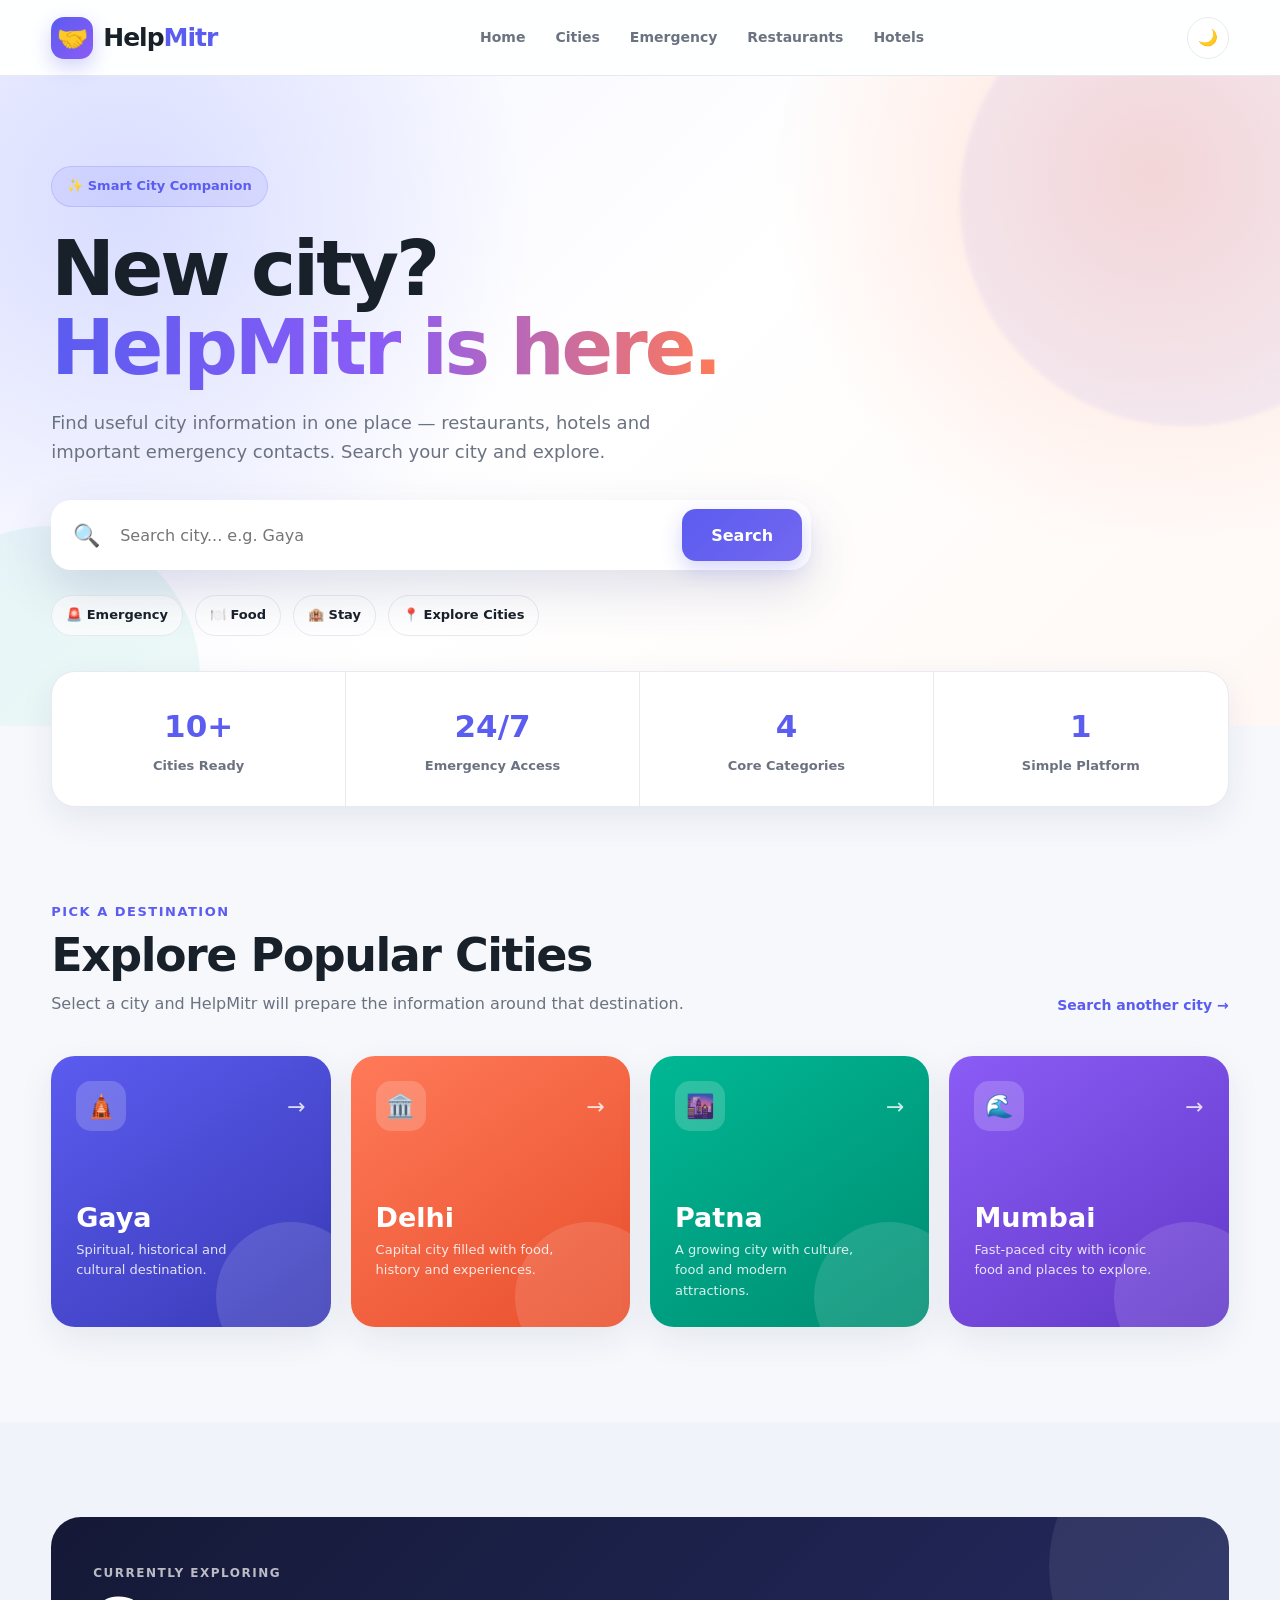
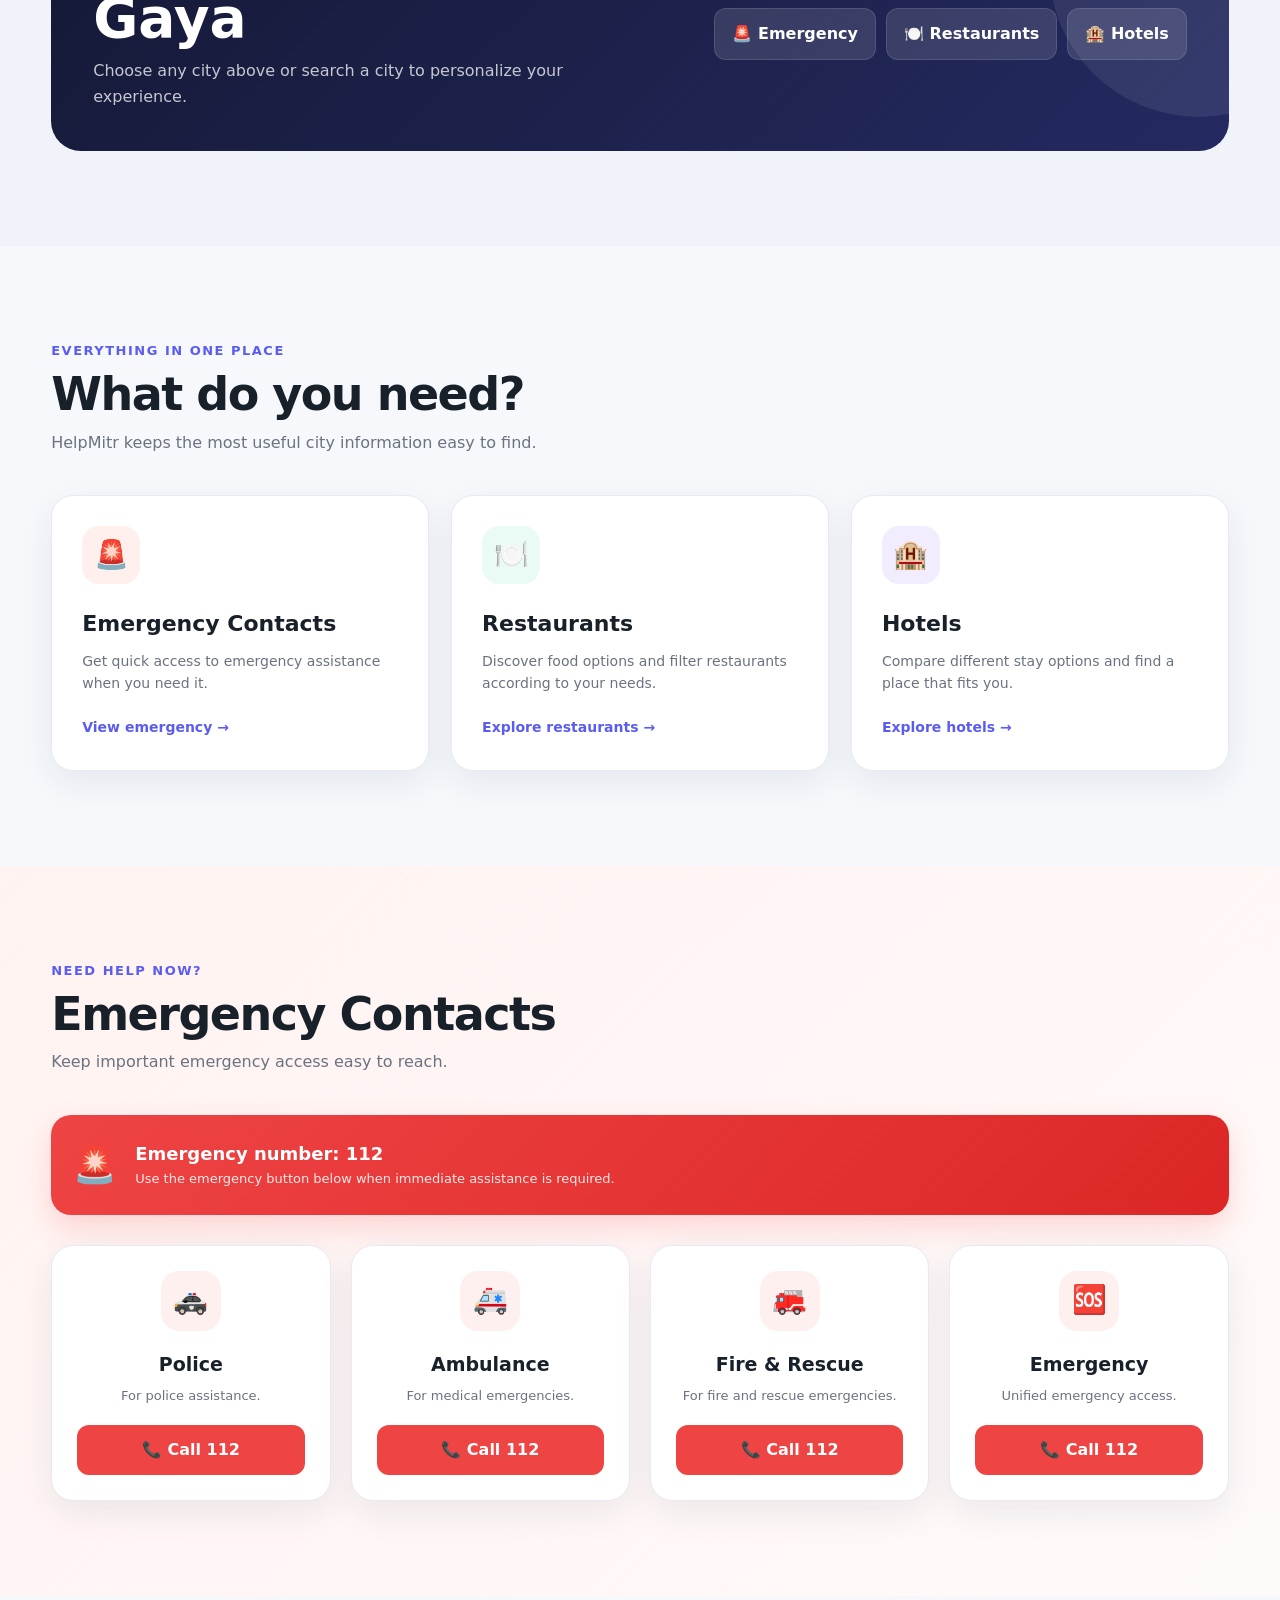
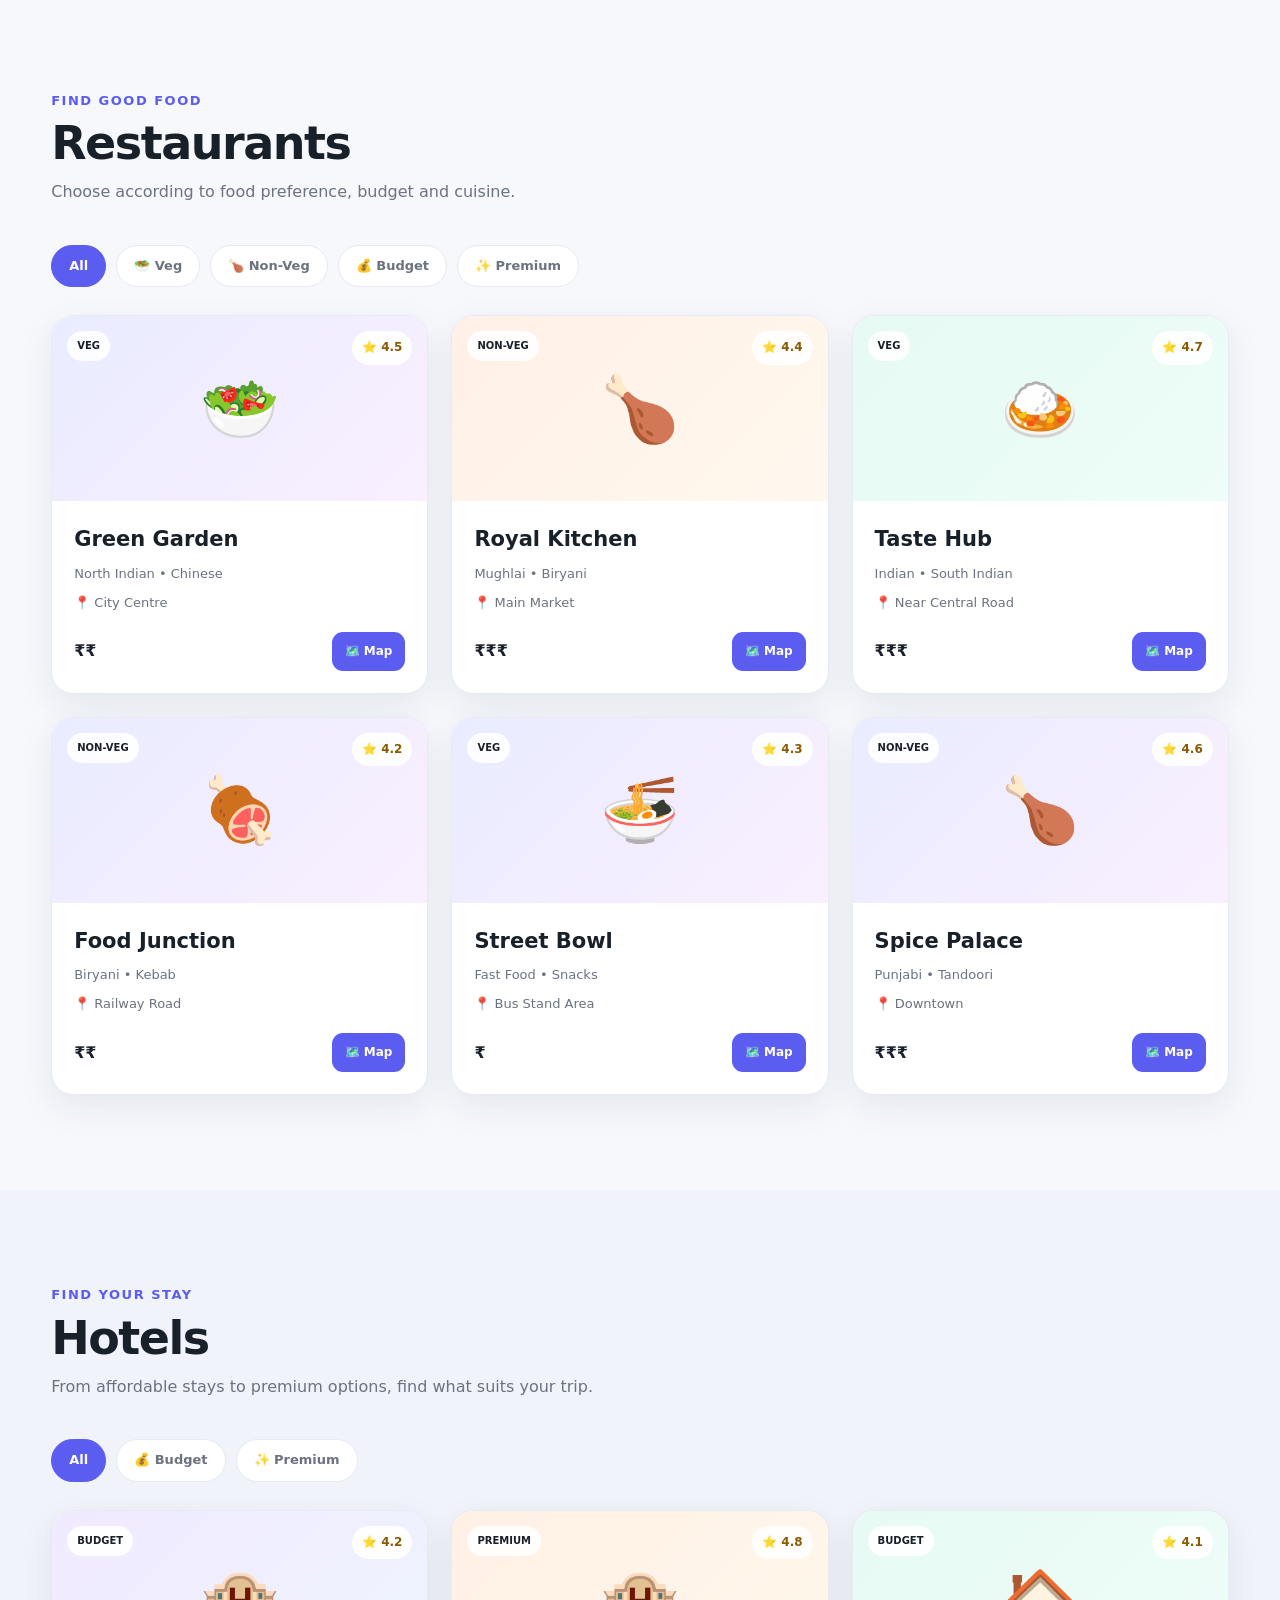
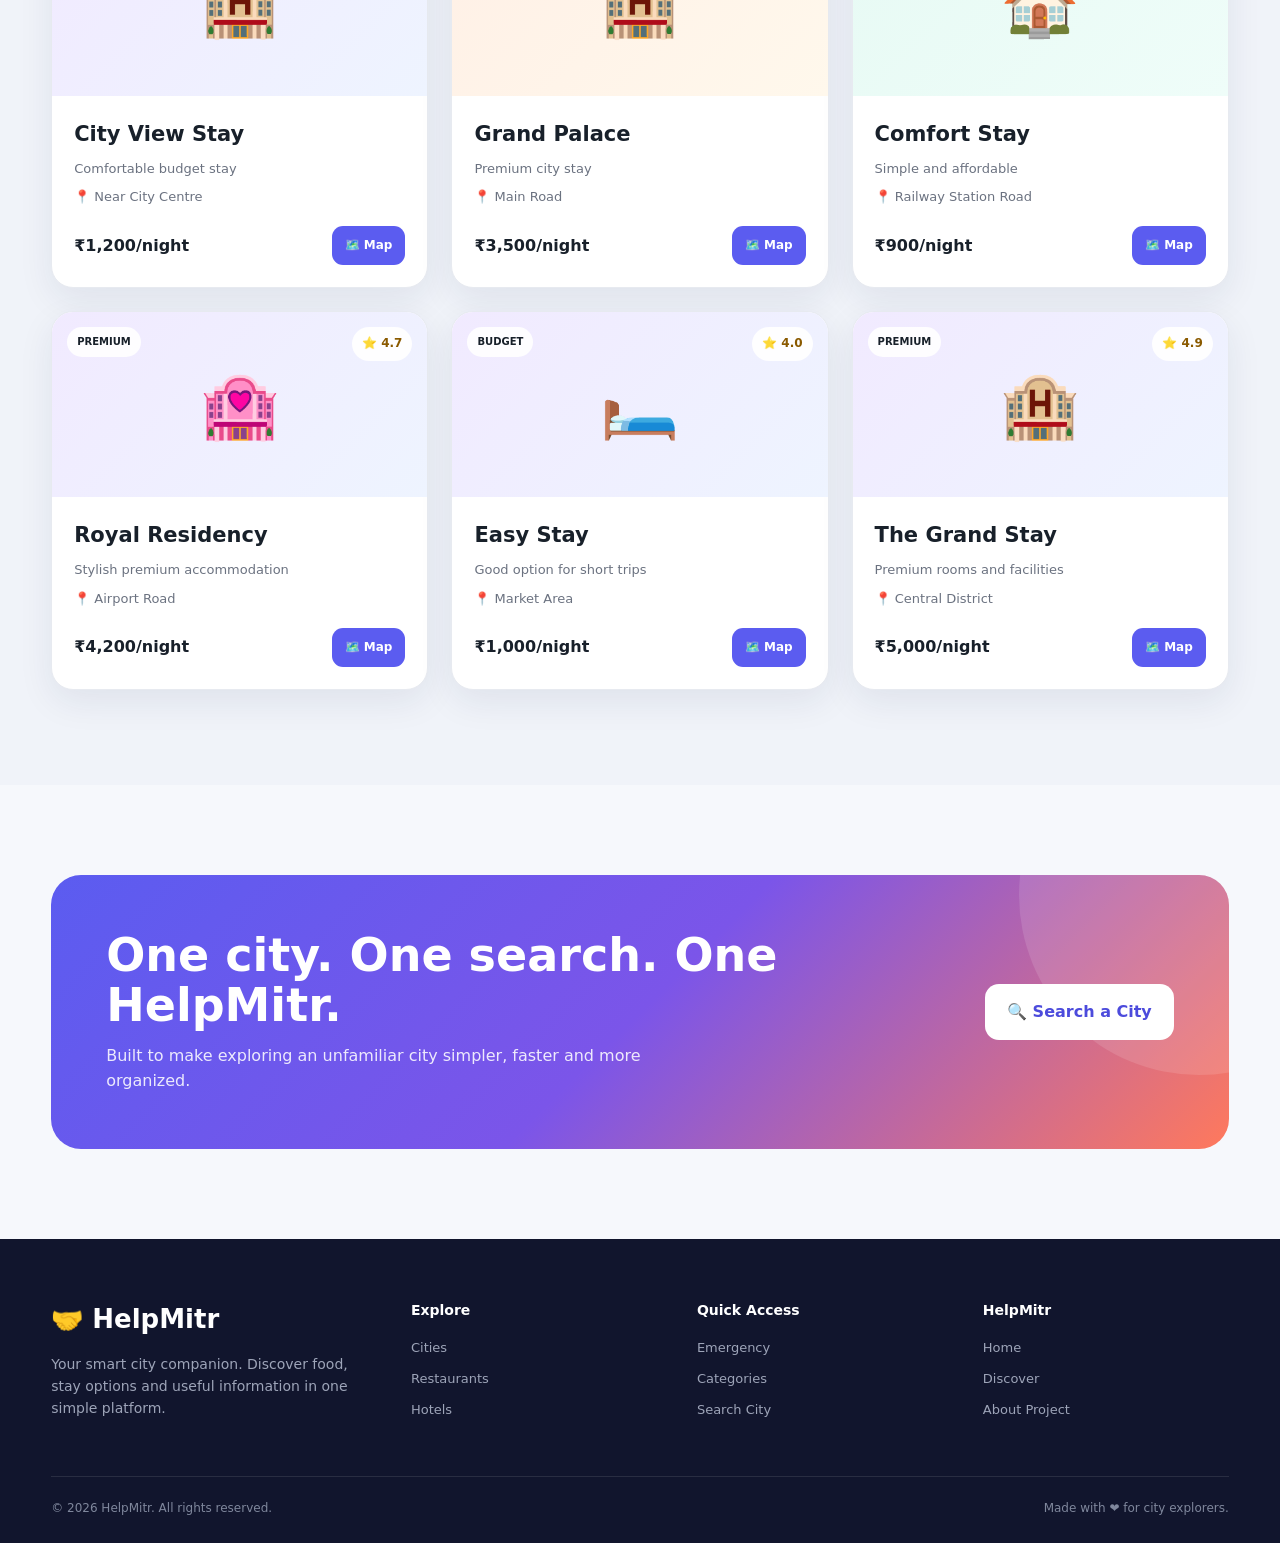
<file: help/index.html>
<!DOCTYPE html>
<html lang="en">
<head>

    <meta charset="UTF-8">

    <meta
        name="viewport"
        content="width=device-width, initial-scale=1.0"
    >

    <meta
        name="description"
        content="HelpMitr - Your smart city companion for restaurants, hotels and emergency information."
    >

    <title>HelpMitr | Your City Companion</title>


    <style>

        /* =====================================================
           RESET
        ===================================================== */

        * {
            margin: 0;
            padding: 0;
            box-sizing: border-box;
        }


        html {
            scroll-behavior: smooth;
        }


        body {
            font-family:
                Inter,
                system-ui,
                -apple-system,
                BlinkMacSystemFont,
                "Segoe UI",
                sans-serif;

            background: #f6f8fc;

            color: #18202a;

            line-height: 1.6;

            transition:
                background 0.3s ease,
                color 0.3s ease;
        }


        a {
            text-decoration: none;
            color: inherit;
        }


        button,
        input,
        select {
            font: inherit;
        }


        button {
            cursor: pointer;
        }


        .container {
            width: min(1180px, 92%);
            margin: auto;
        }


        /* =====================================================
           VARIABLES
        ===================================================== */

        :root {

            --primary: #5b5cf0;

            --primary-dark: #4445d6;

            --secondary: #00b894;

            --accent: #ff7a59;

            --danger: #ef4444;

            --warning: #f59e0b;

            --dark: #151936;

            --text: #18202a;

            --muted: #6b7280;

            --white: #ffffff;

            --bg: #f6f8fc;

            --card: #ffffff;

            --border: #e7eaf0;

            --shadow:
                0 12px 35px rgba(
                    25,
                    35,
                    80,
                    0.08
                );

            --radius: 22px;
        }


        /* =====================================================
           DARK MODE
        ===================================================== */

        body.dark {

            --text: #f5f7fb;

            --muted: #aab1c0;

            --white: #1b203d;

            --bg: #0f1224;

            --card: #191d35;

            --border: #2d3354;

            --shadow:
                0 12px 35px rgba(
                    0,
                    0,
                    0,
                    0.25
                );
        }


        body.dark .navbar,
        body.dark .search-box,
        body.dark .city-card,
        body.dark .category-card,
        body.dark .restaurant-card,
        body.dark .hotel-card,
        body.dark .stats-box,
        body.dark .emergency-card,
        body.dark .city-search-result {
            background: var(--card);
        }


        body.dark .hero {
            background:
                radial-gradient(
                    circle at top left,
                    #262d67 0%,
                    #131633 48%,
                    #0f1224 100%
                );
        }


        body.dark .navbar {
            box-shadow:
                0 5px 25px rgba(0, 0, 0, 0.25);
        }


        /* =====================================================
           NAVBAR
        ===================================================== */

        .navbar {

            position: sticky;

            top: 0;

            z-index: 9999;

            height: 76px;

            background:
                rgba(
                    255,
                    255,
                    255,
                    0.88
                );

            backdrop-filter: blur(18px);

            border-bottom:
                1px solid var(--border);

            transition: 0.3s ease;
        }


        .nav-inner {

            height: 100%;

            display: flex;

            align-items: center;

            justify-content: space-between;
        }


        .logo {

            display: flex;

            align-items: center;

            gap: 10px;

            font-size: 25px;

            font-weight: 900;

            letter-spacing: -1px;
        }


        .logo-icon {

            width: 42px;

            height: 42px;

            border-radius: 13px;

            display: grid;

            place-items: center;

            background:
                linear-gradient(
                    135deg,
                    #5b5cf0,
                    #8b5cf6
                );

            color: white;

            box-shadow:
                0 8px 20px
                rgba(
                    91,
                    92,
                    240,
                    0.28
                );
        }


        .logo span {
            color: var(--primary);
        }


        .nav-links {

            display: flex;

            gap: 30px;

            align-items: center;
        }


        .nav-links a {

            font-size: 14px;

            font-weight: 700;

            color: var(--muted);

            transition: 0.25s ease;
        }


        .nav-links a:hover {

            color: var(--primary);

            transform: translateY(-1px);
        }


        .nav-actions {

            display: flex;

            align-items: center;

            gap: 10px;
        }


        .icon-btn {

            width: 42px;

            height: 42px;

            border-radius: 50%;

            border: 1px solid var(--border);

            background: var(--card);

            color: var(--text);

            transition: 0.25s ease;
        }


        .icon-btn:hover {

            transform: rotate(8deg);

            border-color: var(--primary);
        }


        .mobile-menu {

            display: none;
        }


        /* =====================================================
           HERO
        ===================================================== */

        .hero {

            min-height: 650px;

            position: relative;

            overflow: hidden;

            display: flex;

            align-items: center;

            background:
                radial-gradient(
                    circle at 10% 20%,
                    #d9ddff 0%,
                    transparent 32%
                ),
                radial-gradient(
                    circle at 90% 15%,
                    #ffe0d6 0%,
                    transparent 30%
                ),
                linear-gradient(
                    135deg,
                    #f4f5ff 0%,
                    #ffffff 50%,
                    #fff8f5 100%
                );
        }


        .hero::before {

            content: "";

            position: absolute;

            width: 450px;

            height: 450px;

            border-radius: 50%;

            background:
                rgba(
                    91,
                    92,
                    240,
                    0.07
                );

            right: -130px;

            top: -100px;

            filter: blur(2px);
        }


        .hero::after {

            content: "";

            position: absolute;

            width: 300px;

            height: 300px;

            border-radius: 50%;

            background:
                rgba(
                    0,
                    184,
                    148,
                    0.07
                );

            left: -100px;

            bottom: -100px;
        }


        .hero-content {

            position: relative;

            z-index: 2;

            max-width: 850px;

            padding: 80px 0;
        }


        .hero-badge {

            display: inline-flex;

            align-items: center;

            gap: 8px;

            padding: 9px 15px;

            background:
                rgba(
                    91,
                    92,
                    240,
                    0.1
                );

            border:
                1px solid
                rgba(
                    91,
                    92,
                    240,
                    0.18
                );

            color: var(--primary);

            border-radius: 50px;

            font-size: 13px;

            font-weight: 800;

            margin-bottom: 22px;
        }


        .hero h1 {

            font-size:
                clamp(
                    44px,
                    7vw,
                    76px
                );

            line-height: 1.04;

            letter-spacing: -3px;

            max-width: 850px;

            margin-bottom: 22px;
        }


        .hero h1 .gradient-text {

            background:
                linear-gradient(
                    90deg,
                    #5b5cf0,
                    #8b5cf6,
                    #ff7a59
                );

            -webkit-background-clip: text;

            -webkit-text-fill-color: transparent;

            background-clip: text;
        }


        .hero-description {

            max-width: 680px;

            color: var(--muted);

            font-size: 18px;

            margin-bottom: 34px;
        }


        /* =====================================================
           SEARCH
        ===================================================== */

        .search-wrapper {

            width: min(760px, 100%);

            position: relative;
        }


        .search-box {

            min-height: 70px;

            display: flex;

            align-items: center;

            padding: 8px;

            border-radius: 20px;

            background: white;

            box-shadow:
                0 20px 50px
                rgba(
                    57,
                    65,
                    120,
                    0.16
                );

            border:
                1px solid
                rgba(
                    255,
                    255,
                    255,
                    0.6
                );
        }


        .search-icon {

            width: 52px;

            text-align: center;

            font-size: 22px;

            color: var(--muted);
        }


        .search-box input {

            flex: 1;

            height: 52px;

            border: none;

            outline: none;

            background: transparent;

            color: var(--text);

            font-size: 16px;

            padding: 0 8px;
        }


        .search-box button {

            border: none;

            min-width: 120px;

            height: 52px;

            border-radius: 14px;

            background:
                linear-gradient(
                    135deg,
                    #5b5cf0,
                    #7367f0
                );

            color: white;

            font-weight: 800;

            transition: 0.25s ease;

            box-shadow:
                0 8px 20px
                rgba(
                    91,
                    92,
                    240,
                    0.25
                );
        }


        .search-box button:hover {

            transform: translateY(-2px);

            box-shadow:
                0 12px 25px
                rgba(
                    91,
                    92,
                    240,
                    0.32
                );
        }


        .city-search-result {

            display: none;

            position: absolute;

            width: 100%;

            top: 78px;

            left: 0;

            background: white;

            border:
                1px solid
                var(--border);

            border-radius: 18px;

            box-shadow: var(--shadow);

            overflow: hidden;

            z-index: 20;
        }


        .search-result-item {

            display: flex;

            align-items: center;

            justify-content: space-between;

            padding: 15px 18px;

            border-bottom:
                1px solid var(--border);

            cursor: pointer;

            transition: 0.2s ease;
        }


        .search-result-item:last-child {
            border-bottom: none;
        }


        .search-result-item:hover {
            background: #f1f3ff;
        }


        body.dark
        .search-result-item:hover {
            background: #222747;
        }


        .result-city {

            display: flex;

            align-items: center;

            gap: 12px;
        }


        .result-icon {

            width: 40px;

            height: 40px;

            display: grid;

            place-items: center;

            background: #eef0ff;

            border-radius: 12px;
        }


        body.dark .result-icon {
            background: #292e55;
        }


        .result-city strong {
            display: block;
        }


        .result-city small {
            color: var(--muted);
        }


        /* =====================================================
           HERO QUICK LINKS
        ===================================================== */

        .quick-links {

            display: flex;

            flex-wrap: wrap;

            gap: 12px;

            margin-top: 25px;
        }


        .quick-link {

            display: inline-flex;

            align-items: center;

            gap: 8px;

            padding: 9px 14px;

            background:
                rgba(
                    255,
                    255,
                    255,
                    0.7
                );

            border:
                1px solid
                var(--border);

            border-radius: 50px;

            font-size: 13px;

            font-weight: 700;

            color: var(--text);

            transition: 0.25s ease;
        }


        .quick-link:hover {

            transform: translateY(-2px);

            border-color:
                var(--primary);

            color: var(--primary);
        }


        /* =====================================================
           STATS
        ===================================================== */

        .stats-section {

            margin-top: -55px;

            position: relative;

            z-index: 5;
        }


        .stats-box {

            display: grid;

            grid-template-columns:
                repeat(4, 1fr);

            background: var(--card);

            border:
                1px solid var(--border);

            border-radius: 24px;

            box-shadow: var(--shadow);

            overflow: hidden;
        }


        .stat {

            padding: 30px;

            text-align: center;

            border-right:
                1px solid var(--border);
        }


        .stat:last-child {
            border-right: none;
        }


        .stat-number {

            font-size: 31px;

            font-weight: 900;

            color: var(--primary);

            margin-bottom: 4px;
        }


        .stat-text {

            color: var(--muted);

            font-size: 13px;

            font-weight: 600;
        }


        /* =====================================================
           SECTION COMMON
        ===================================================== */

        .section {

            padding: 95px 0;
        }


        .section.soft {
            background: #f0f3f9;
        }


        body.dark .section.soft {
            background: #12162a;
        }


        .section-header {

            display: flex;

            align-items: flex-end;

            justify-content: space-between;

            gap: 30px;

            margin-bottom: 40px;
        }


        .section-kicker {

            color: var(--primary);

            font-size: 13px;

            font-weight: 900;

            text-transform: uppercase;

            letter-spacing: 1.5px;

            margin-bottom: 7px;
        }


        .section-title {

            font-size:
                clamp(
                    30px,
                    4vw,
                    46px
                );

            letter-spacing: -1.5px;

            line-height: 1.1;

            margin-bottom: 10px;
        }


        .section-description {

            color: var(--muted);

            max-width: 680px;
        }


        .view-all-btn {

            display: inline-flex;

            align-items: center;

            gap: 8px;

            color: var(--primary);

            font-weight: 800;

            font-size: 14px;
        }


        /* =====================================================
           CITY CARDS
        ===================================================== */

        .city-grid {

            display: grid;

            grid-template-columns:
                repeat(4, 1fr);

            gap: 20px;
        }


        .city-card {

            position: relative;

            min-height: 230px;

            overflow: hidden;

            border-radius: 24px;

            background:
                linear-gradient(
                    145deg,
                    #5b5cf0,
                    #393ab5
                );

            color: white;

            padding: 25px;

            cursor: pointer;

            box-shadow: var(--shadow);

            transition:
                transform 0.3s ease,
                box-shadow 0.3s ease;
        }


        .city-card:hover {

            transform:
                translateY(-8px);

            box-shadow:
                0 25px 50px
                rgba(
                    40,
                    45,
                    110,
                    0.22
                );
        }


        .city-card:nth-child(2) {

            background:
                linear-gradient(
                    145deg,
                    #ff7a59,
                    #e84f2c
                );
        }


        .city-card:nth-child(3) {

            background:
                linear-gradient(
                    145deg,
                    #00b894,
                    #008c72
                );
        }


        .city-card:nth-child(4) {

            background:
                linear-gradient(
                    145deg,
                    #8b5cf6,
                    #6138c7
                );
        }


        .city-card::after {

            content: "";

            position: absolute;

            width: 150px;

            height: 150px;

            border-radius: 50%;

            background:
                rgba(
                    255,
                    255,
                    255,
                    0.12
                );

            right: -35px;

            bottom: -45px;
        }


        .city-top {

            display: flex;

            justify-content: space-between;

            align-items: center;

            position: relative;

            z-index: 2;
        }


        .city-icon {

            width: 50px;

            height: 50px;

            background:
                rgba(
                    255,
                    255,
                    255,
                    0.18
                );

            display: grid;

            place-items: center;

            border-radius: 15px;

            font-size: 23px;
        }


        .city-arrow {

            font-size: 22px;

            opacity: 0.8;
        }


        .city-card h3 {

            position: relative;

            z-index: 2;

            margin-top: 65px;

            font-size: 27px;
        }


        .city-card p {

            position: relative;

            z-index: 2;

            opacity: 0.85;

            font-size: 13px;

            max-width: 180px;
        }


        /* =====================================================
           CATEGORY CARDS
        ===================================================== */

        .category-grid {

            display: grid;

            grid-template-columns:
                repeat(3, 1fr);

            gap: 22px;
        }


        .category-card {

            background: var(--card);

            border:
                1px solid var(--border);

            padding: 30px;

            border-radius: 22px;

            box-shadow: var(--shadow);

            transition: 0.3s ease;

            position: relative;

            overflow: hidden;
        }


        .category-card:hover {

            transform:
                translateY(-6px);

            border-color:
                rgba(
                    91,
                    92,
                    240,
                    0.25
                );
        }


        .category-icon {

            width: 58px;

            height: 58px;

            border-radius: 17px;

            display: grid;

            place-items: center;

            font-size: 28px;

            margin-bottom: 22px;
        }


        .category-card:nth-child(1)
        .category-icon {

            background: #fff0ed;
        }


        .category-card:nth-child(2)
        .category-icon {

            background: #eafaf5;
        }


        .category-card:nth-child(3)
        .category-icon {

            background: #f1edff;
        }


        body.dark
        .category-card:nth-child(1)
        .category-icon {
            background: #3a2522;
        }


        body.dark
        .category-card:nth-child(2)
        .category-icon {
            background: #19372f;
        }


        body.dark
        .category-card:nth-child(3)
        .category-icon {
            background: #2e2750;
        }


        .category-card h3 {

            font-size: 22px;

            margin-bottom: 8px;
        }


        .category-card p {

            color: var(--muted);

            font-size: 14px;

            margin-bottom: 20px;
        }


        .category-link {

            display: inline-flex;

            align-items: center;

            gap: 6px;

            color: var(--primary);

            font-size: 14px;

            font-weight: 800;
        }


        /* =====================================================
           CITY PANEL
        ===================================================== */

        .city-panel {

            background:
                linear-gradient(
                    135deg,
                    #151936,
                    #242a61
                );

            color: white;

            border-radius: 30px;

            padding: 42px;

            display: flex;

            align-items: center;

            justify-content: space-between;

            gap: 30px;

            overflow: hidden;

            position: relative;
        }


        .city-panel::after {

            content: "";

            width: 300px;

            height: 300px;

            border-radius: 50%;

            position: absolute;

            right: -120px;

            top: -100px;

            background:
                rgba(
                    255,
                    255,
                    255,
                    0.08
                );
        }


        .city-panel-info {

            position: relative;

            z-index: 2;
        }


        .selected-label {

            display: inline-block;

            font-size: 12px;

            font-weight: 900;

            letter-spacing: 1.5px;

            text-transform: uppercase;

            opacity: 0.7;

            margin-bottom: 8px;
        }


        .selected-city-name {

            font-size:
                clamp(
                    35px,
                    5vw,
                    55px
                );

            line-height: 1;

            margin-bottom: 12px;
        }


        .selected-city-text {

            opacity: 0.75;

            max-width: 560px;
        }


        .city-panel-buttons {

            display: flex;

            flex-wrap: wrap;

            gap: 10px;

            position: relative;

            z-index: 3;
        }


        .panel-btn {

            border: none;

            padding: 12px 17px;

            border-radius: 12px;

            background:
                rgba(
                    255,
                    255,
                    255,
                    0.12
                );

            color: white;

            border:
                1px solid
                rgba(
                    255,
                    255,
                    255,
                    0.12
                );

            font-weight: 700;

            transition: 0.25s ease;
        }


        .panel-btn:hover {

            background: white;

            color: #151936;
        }


        /* =====================================================
           EMERGENCY
        ===================================================== */

        .emergency-section {

            background:
                linear-gradient(
                    135deg,
                    #fff3f1,
                    #fffafa
                );
        }


        body.dark .emergency-section {

            background:
                linear-gradient(
                    135deg,
                    #261b22,
                    #18131b
                );
        }


        .emergency-banner {

            display: flex;

            align-items: center;

            gap: 18px;

            background:
                linear-gradient(
                    135deg,
                    #ef4444,
                    #dc2626
                );

            color: white;

            border-radius: 20px;

            padding: 22px;

            margin-bottom: 30px;

            box-shadow:
                0 12px 30px
                rgba(
                    239,
                    68,
                    68,
                    0.2
                );
        }


        .emergency-banner-icon {

            font-size: 35px;
        }


        .emergency-banner strong {

            display: block;

            font-size: 18px;
        }


        .emergency-banner p {

            opacity: 0.88;

            font-size: 13px;
        }


        .emergency-grid {

            display: grid;

            grid-template-columns:
                repeat(4, 1fr);

            gap: 20px;
        }


        .emergency-card {

            background: var(--card);

            border:
                1px solid var(--border);

            padding: 25px;

            border-radius: 22px;

            box-shadow: var(--shadow);

            text-align: center;

            transition: 0.25s ease;
        }


        .emergency-card:hover {

            transform:
                translateY(-5px);
        }


        .emergency-icon {

            width: 60px;

            height: 60px;

            margin: auto auto 18px;

            border-radius: 18px;

            display: grid;

            place-items: center;

            font-size: 28px;

            background: #fff0f0;
        }


        body.dark
        .emergency-icon {
            background: #3a2025;
        }


        .emergency-card h3 {

            margin-bottom: 7px;

            font-size: 19px;
        }


        .emergency-card p {

            color: var(--muted);

            font-size: 13px;

            margin-bottom: 18px;
        }


        .call-btn {

            display: inline-flex;

            align-items: center;

            justify-content: center;

            gap: 7px;

            width: 100%;

            padding: 12px;

            border: none;

            border-radius: 12px;

            color: white;

            background: #ef4444;

            font-weight: 800;

            transition: 0.25s ease;
        }


        .call-btn:hover {

            background: #dc2626;

            transform:
                translateY(-2px);
        }


        /* =====================================================
           FILTERS
        ===================================================== */

        .filter-bar {

            display: flex;

            flex-wrap: wrap;

            gap: 10px;

            margin-bottom: 28px;
        }


        .filter-btn {

            border:
                1px solid var(--border);

            background: var(--card);

            color: var(--muted);

            padding: 10px 17px;

            border-radius: 50px;

            font-size: 13px;

            font-weight: 800;

            transition: 0.25s ease;
        }


        .filter-btn:hover,
        .filter-btn.active {

            background: var(--primary);

            color: white;

            border-color:
                var(--primary);
        }


        /* =====================================================
           RESTAURANTS
        ===================================================== */

        .listing-grid {

            display: grid;

            grid-template-columns:
                repeat(3, 1fr);

            gap: 23px;
        }


        .restaurant-card,
        .hotel-card {

            background: var(--card);

            border:
                1px solid var(--border);

            border-radius: 22px;

            overflow: hidden;

            box-shadow: var(--shadow);

            transition: 0.3s ease;
        }


        .restaurant-card:hover,
        .hotel-card:hover {

            transform:
                translateY(-6px);
        }


        .listing-visual {

            height: 185px;

            position: relative;

            display: grid;

            place-items: center;

            font-size: 64px;

            background:
                linear-gradient(
                    135deg,
                    #e9ecff,
                    #f9efff
                );
        }


        .restaurant-card:nth-child(2)
        .listing-visual {

            background:
                linear-gradient(
                    135deg,
                    #fff0e7,
                    #fff8ee
                );
        }


        .restaurant-card:nth-child(3)
        .listing-visual {

            background:
                linear-gradient(
                    135deg,
                    #e6faf3,
                    #eefdf8
                );
        }


        .listing-badge {

            position: absolute;

            left: 15px;

            top: 15px;

            padding: 7px 10px;

            border-radius: 50px;

            font-size: 10px;

            font-weight: 900;

            background:
                rgba(
                    255,
                    255,
                    255,
                    0.92
                );

            color: var(--text);
        }


        .rating-badge {

            position: absolute;

            right: 15px;

            top: 15px;

            padding: 7px 10px;

            border-radius: 50px;

            font-size: 12px;

            font-weight: 900;

            background:
                rgba(
                    255,
                    255,
                    255,
                    0.92
                );

            color: #8a5a00;
        }


        .listing-info {

            padding: 22px;
        }


        .listing-info h3 {

            font-size: 21px;

            margin-bottom: 7px;
        }


        .listing-info p {

            color: var(--muted);

            font-size: 13px;

            margin-bottom: 8px;
        }


        .listing-meta {

            display: flex;

            align-items: center;

            justify-content: space-between;

            margin-top: 18px;
        }


        .price {

            font-weight: 900;

            color: var(--text);
        }


        .small-btn {

            display: inline-flex;

            align-items: center;

            gap: 6px;

            padding: 10px 13px;

            border-radius: 11px;

            color: white;

            background: var(--primary);

            font-size: 12px;

            font-weight: 800;

            transition: 0.25s ease;

            border: none;
        }


        .small-btn:hover {

            background:
                var(--primary-dark);

            transform:
                translateY(-1px);
        }


        .empty-message {

            display: none;

            text-align: center;

            padding: 30px;

            color: var(--muted);
        }


        /* =====================================================
           HOTEL SECTION
        ===================================================== */

        .hotel-visual {

            background:
                linear-gradient(
                    135deg,
                    #f1eaff,
                    #eef4ff
                );
        }


        .hotel-card:nth-child(2)
        .hotel-visual {

            background:
                linear-gradient(
                    135deg,
                    #fff0e6,
                    #fff8ec
                );
        }


        .hotel-card:nth-child(3)
        .hotel-visual {

            background:
                linear-gradient(
                    135deg,
                    #e7faf4,
                    #effdf9
                );
        }


        /* =====================================================
           CTA
        ===================================================== */

        .cta {

            padding: 90px 0;
        }


        .cta-box {

            border-radius: 30px;

            padding: 55px;

            background:
                linear-gradient(
                    135deg,
                    #5b5cf0,
                    #7b55e9,
                    #ff795c
                );

            color: white;

            display: flex;

            justify-content: space-between;

            align-items: center;

            gap: 30px;

            position: relative;

            overflow: hidden;
        }


        .cta-box::after {

            content: "";

            width: 360px;

            height: 360px;

            position: absolute;

            right: -150px;

            top: -160px;

            border-radius: 50%;

            background:
                rgba(
                    255,
                    255,
                    255,
                    0.12
                );
        }


        .cta-content {

            position: relative;

            z-index: 2;
        }


        .cta h2 {

            font-size:
                clamp(
                    30px,
                    4vw,
                    46px
                );

            line-height: 1.1;

            margin-bottom: 12px;
        }


        .cta p {

            opacity: 0.87;

            max-width: 600px;
        }


        .cta-btn {

            position: relative;

            z-index: 2;

            background: white;

            color: #4c4bdc;

            padding: 15px 22px;

            border-radius: 14px;

            font-weight: 900;

            white-space: nowrap;
        }


        /* =====================================================
           FOOTER
        ===================================================== */

        footer {

            background: #11152d;

            color: white;

            padding: 60px 0 25px;
        }


        .footer-grid {

            display: grid;

            grid-template-columns:
                1.3fr
                1fr
                1fr
                1fr;

            gap: 40px;

            margin-bottom: 45px;
        }


        .footer-logo {

            font-size: 26px;

            font-weight: 900;

            margin-bottom: 12px;
        }


        .footer-description {

            color: #9da4b8;

            max-width: 330px;

            font-size: 14px;
        }


        .footer-column h4 {

            font-size: 14px;

            margin-bottom: 17px;
        }


        .footer-column a {

            display: block;

            color: #9da4b8;

            margin-bottom: 10px;

            font-size: 13px;

            transition: 0.2s ease;
        }


        .footer-column a:hover {
            color: white;
        }


        .footer-bottom {

            border-top:
                1px solid
                rgba(
                    255,
                    255,
                    255,
                    0.1
                );

            padding-top: 22px;

            display: flex;

            justify-content: space-between;

            color: #7f879c;

            font-size: 12px;
        }


        /* =====================================================
           TOAST
        ===================================================== */

        .toast {

            position: fixed;

            right: 22px;

            bottom: 22px;

            background: #181d36;

            color: white;

            padding: 14px 18px;

            border-radius: 13px;

            box-shadow:
                0 15px 35px
                rgba(
                    0,
                    0,
                    0,
                    0.2
                );

            transform:
                translateY(120px);

            opacity: 0;

            transition: 0.3s ease;

            z-index: 99999;

            font-size: 13px;

            max-width: 320px;
        }


        .toast.show {

            transform:
                translateY(0);

            opacity: 1;
        }


        /* =====================================================
           MOBILE
        ===================================================== */

        @media (max-width: 1000px) {

            .city-grid {
                grid-template-columns:
                    repeat(2, 1fr);
            }


            .stats-box {
                grid-template-columns:
                    repeat(2, 1fr);
            }


            .stat:nth-child(2) {
                border-right: none;
            }


            .stat:nth-child(-n+2) {
                border-bottom:
                    1px solid var(--border);
            }


            .emergency-grid {
                grid-template-columns:
                    repeat(2, 1fr);
            }


            .listing-grid {
                grid-template-columns:
                    repeat(2, 1fr);
            }


            .footer-grid {
                grid-template-columns:
                    repeat(2, 1fr);
            }
        }


        @media (max-width: 760px) {

            .navbar {
                height: 68px;
            }


            .nav-links {
                display: none;
            }


            .mobile-menu {
                display: block;
            }


            .hero {
                min-height: 620px;
            }


            .hero h1 {
                letter-spacing: -2px;
            }


            .hero-description {
                font-size: 16px;
            }


            .search-box {
                padding: 7px;

                flex-wrap: wrap;
            }


            .search-icon {
                width: 42px;
            }


            .search-box input {
                width:
                    calc(
                        100% - 42px
                    );
            }


            .search-box button {

                width: 100%;

                margin-top: 6px;
            }


            .city-search-result {

                top: 125px;
            }


            .section {
                padding: 70px 0;
            }


            .section-header {

                flex-direction:
                    column;

                align-items: flex-start;
            }


            .city-panel {

                flex-direction:
                    column;

                align-items:
                    flex-start;

                padding: 32px 25px;
            }


            .category-grid {

                grid-template-columns:
                    1fr;
            }


            .cta-box {

                flex-direction:
                    column;

                align-items:
                    flex-start;

                padding: 40px 28px;
            }


            .footer-bottom {

                flex-direction:
                    column;

                gap: 10px;
            }
        }


        @media (max-width: 570px) {

            .container {
                width: 91%;
            }


            .stats-box {

                grid-template-columns:
                    1fr 1fr;
            }


            .stat {

                padding: 22px 12px;
            }


            .stat-number {
                font-size: 25px;
            }


            .city-grid {

                grid-template-columns:
                    1fr;
            }


            .emergency-grid {

                grid-template-columns:
                    1fr;
            }


            .listing-grid {

                grid-template-columns:
                    1fr;
            }


            .footer-grid {

                grid-template-columns:
                    1fr;
            }


            .hero-badge {
                font-size: 11px;
            }


            .hero h1 {
                font-size: 43px;
            }


            .city-panel-buttons {
                width: 100%;
            }


            .panel-btn {
                flex: 1;
            }
        }

    </style>

</head>


<body>


    <!-- =====================================================
         NAVBAR
    ====================================================== -->

    <header class="navbar">

        <div class="container nav-inner">


            <a
                href="#home"
                class="logo"
            >

                <div class="logo-icon">
                    🤝
                </div>

                <div>
                    Help<span>Mitr</span>
                </div>

            </a>


            <nav class="nav-links">

                <a href="#home">
                    Home
                </a>

                <a href="#cities">
                    Cities
                </a>

                <a href="#emergency">
                    Emergency
                </a>

                <a href="#restaurants">
                    Restaurants
                </a>

                <a href="#hotels">
                    Hotels
                </a>

            </nav>


            <div class="nav-actions">

                <button
                    class="icon-btn"
                    id="themeBtn"
                    onclick="toggleTheme()"
                    title="Toggle dark mode"
                >
                    🌙
                </button>


                <button
                    class="icon-btn mobile-menu"
                    onclick="scrollToSection('categories')"
                >
                    ☰
                </button>

            </div>

        </div>

    </header>



    <!-- =====================================================
         HERO
    ====================================================== -->

    <main id="home">

        <section class="hero">

            <div class="container">

                <div class="hero-content">


                    <div class="hero-badge">

                        ✨ Smart City Companion

                    </div>


                    <h1>

                        New city?

                        <br>

                        <span class="gradient-text">
                            HelpMitr is here.
                        </span>

                    </h1>


                    <p class="hero-description">

                        Find useful city information in one place —
                        restaurants, hotels and important emergency
                        contacts. Search your city and explore.

                    </p>


                    <!-- SEARCH -->

                    <div class="search-wrapper">

                        <div class="search-box">

                            <div class="search-icon">
                                🔍
                            </div>


                            <input
                                type="text"
                                id="cityInput"
                                placeholder="Search city... e.g. Gaya"
                                autocomplete="off"
                                oninput="searchCity()"
                                onkeydown="handleSearchKey(event)"
                            >


                            <button
                                onclick="searchCity(true)"
                            >
                                Search
                            </button>

                        </div>


                        <div
                            id="citySearchResult"
                            class="city-search-result"
                        ></div>

                    </div>


                    <!-- QUICK LINKS -->

                    <div class="quick-links">

                        <a
                            href="#emergency"
                            class="quick-link"
                        >
                            🚨 Emergency
                        </a>

                        <a
                            href="#restaurants"
                            class="quick-link"
                        >
                            🍽️ Food
                        </a>

                        <a
                            href="#hotels"
                            class="quick-link"
                        >
                            🏨 Stay
                        </a>

                        <a
                            href="#cities"
                            class="quick-link"
                        >
                            📍 Explore Cities
                        </a>

                    </div>

                </div>

            </div>

        </section>



        <!-- =====================================================
             STATS
        ====================================================== -->

        <section class="stats-section">

            <div class="container">

                <div class="stats-box">

                    <div class="stat">

                        <div class="stat-number">
                            10+
                        </div>

                        <div class="stat-text">
                            Cities Ready
                        </div>

                    </div>


                    <div class="stat">

                        <div class="stat-number">
                            24/7
                        </div>

                        <div class="stat-text">
                            Emergency Access
                        </div>

                    </div>


                    <div class="stat">

                        <div class="stat-number">
                            4
                        </div>

                        <div class="stat-text">
                            Core Categories
                        </div>

                    </div>


                    <div class="stat">

                        <div class="stat-number">
                            1
                        </div>

                        <div class="stat-text">
                            Simple Platform
                        </div>

                    </div>

                </div>

            </div>

        </section>



        <!-- =====================================================
             CITIES
        ====================================================== -->

        <section
            class="section"
            id="cities"
        >

            <div class="container">


                <div class="section-header">

                    <div>

                        <div class="section-kicker">
                            Pick a destination
                        </div>

                        <h2 class="section-title">
                            Explore Popular Cities
                        </h2>

                        <p class="section-description">
                            Select a city and HelpMitr will prepare
                            the information around that destination.
                        </p>

                    </div>


                    <a
                        href="#home"
                        class="view-all-btn"
                    >
                        Search another city →
                    </a>

                </div>



                <div class="city-grid">


                    <div
                        class="city-card"
                        onclick="selectCity('Gaya')"
                    >

                        <div class="city-top">

                            <div class="city-icon">
                                🛕
                            </div>

                            <div class="city-arrow">
                                →
                            </div>

                        </div>


                        <h3>
                            Gaya
                        </h3>

                        <p>
                            Spiritual, historical and cultural
                            destination.
                        </p>

                    </div>



                    <div
                        class="city-card"
                        onclick="selectCity('Delhi')"
                    >

                        <div class="city-top">

                            <div class="city-icon">
                                🏛️
                            </div>

                            <div class="city-arrow">
                                →
                            </div>

                        </div>


                        <h3>
                            Delhi
                        </h3>

                        <p>
                            Capital city filled with food,
                            history and experiences.
                        </p>

                    </div>



                    <div
                        class="city-card"
                        onclick="selectCity('Patna')"
                    >

                        <div class="city-top">

                            <div class="city-icon">
                                🌆
                            </div>

                            <div class="city-arrow">
                                →
                            </div>

                        </div>


                        <h3>
                            Patna
                        </h3>

                        <p>
                            A growing city with culture,
                            food and modern attractions.
                        </p>

                    </div>



                    <div
                        class="city-card"
                        onclick="selectCity('Mumbai')"
                    >

                        <div class="city-top">

                            <div class="city-icon">
                                🌊
                            </div>

                            <div class="city-arrow">
                                →
                            </div>

                        </div>


                        <h3>
                            Mumbai
                        </h3>

                        <p>
                            Fast-paced city with iconic food
                            and places to explore.
                        </p>

                    </div>

                </div>

            </div>

        </section>



        <!-- =====================================================
             CITY PANEL
        ====================================================== -->

        <section class="section soft">

            <div class="container">

                <div class="city-panel">

                    <div class="city-panel-info">

                        <span class="selected-label">
                            Currently exploring
                        </span>

                        <h2
                            class="selected-city-name"
                            id="selectedCity"
                        >
                            Gaya
                        </h2>

                        <p
                            class="selected-city-text"
                            id="selectedCityDescription"
                        >
                            Choose any city above or search a
                            city to personalize your experience.
                        </p>

                    </div>


                    <div class="city-panel-buttons">

                        <button
                            class="panel-btn"
                            onclick="scrollToSection('emergency')"
                        >
                            🚨 Emergency
                        </button>

                        <button
                            class="panel-btn"
                            onclick="scrollToSection('restaurants')"
                        >
                            🍽️ Restaurants
                        </button>

                        <button
                            class="panel-btn"
                            onclick="scrollToSection('hotels')"
                        >
                            🏨 Hotels
                        </button>

                    </div>

                </div>

            </div>

        </section>



        <!-- =====================================================
             CATEGORIES
        ====================================================== -->

        <section
            class="section"
            id="categories"
        >

            <div class="container">


                <div class="section-header">

                    <div>

                        <div class="section-kicker">
                            Everything in one place
                        </div>

                        <h2 class="section-title">
                            What do you need?
                        </h2>

                        <p class="section-description">
                            HelpMitr keeps the most useful city
                            information easy to find.
                        </p>

                    </div>

                </div>



                <div class="category-grid">


                    <div class="category-card">

                        <div class="category-icon">
                            🚨
                        </div>

                        <h3>
                            Emergency Contacts
                        </h3>

                        <p>
                            Get quick access to emergency
                            assistance when you need it.
                        </p>

                        <a
                            href="#emergency"
                            class="category-link"
                        >
                            View emergency →
                        </a>

                    </div>



                    <div class="category-card">

                        <div class="category-icon">
                            🍽️
                        </div>

                        <h3>
                            Restaurants
                        </h3>

                        <p>
                            Discover food options and filter
                            restaurants according to your needs.
                        </p>

                        <a
                            href="#restaurants"
                            class="category-link"
                        >
                            Explore restaurants →
                        </a>

                    </div>



                    <div class="category-card">

                        <div class="category-icon">
                            🏨
                        </div>

                        <h3>
                            Hotels
                        </h3>

                        <p>
                            Compare different stay options
                            and find a place that fits you.
                        </p>

                        <a
                            href="#hotels"
                            class="category-link"
                        >
                            Explore hotels →
                        </a>

                    </div>

                </div>

            </div>

        </section>



        <!-- =====================================================
             EMERGENCY
        ====================================================== -->

        <section
            class="section emergency-section"
            id="emergency"
        >

            <div class="container">


                <div class="section-header">

                    <div>

                        <div class="section-kicker">
                            Need help now?
                        </div>

                        <h2 class="section-title">
                            Emergency Contacts
                        </h2>

                        <p class="section-description">
                            Keep important emergency access
                            easy to reach.
                        </p>

                    </div>

                </div>


                <div class="emergency-banner">

                    <div class="emergency-banner-icon">
                        🚨
                    </div>

                    <div>

                        <strong>
                            Emergency number: 112
                        </strong>

                        <p>
                            Use the emergency button below when
                            immediate assistance is required.
                        </p>

                    </div>

                </div>



                <div class="emergency-grid">


                    <div class="emergency-card">

                        <div class="emergency-icon">
                            🚓
                        </div>

                        <h3>
                            Police
                        </h3>

                        <p>
                            For police assistance.
                        </p>

                        <a
                            href="tel:112"
                            class="call-btn"
                        >
                            📞 Call 112
                        </a>

                    </div>



                    <div class="emergency-card">

                        <div class="emergency-icon">
                            🚑
                        </div>

                        <h3>
                            Ambulance
                        </h3>

                        <p>
                            For medical emergencies.
                        </p>

                        <a
                            href="tel:112"
                            class="call-btn"
                        >
                            📞 Call 112
                        </a>

                    </div>



                    <div class="emergency-card">

                        <div class="emergency-icon">
                            🚒
                        </div>

                        <h3>
                            Fire & Rescue
                        </h3>

                        <p>
                            For fire and rescue emergencies.
                        </p>

                        <a
                            href="tel:112"
                            class="call-btn"
                        >
                            📞 Call 112
                        </a>

                    </div>



                    <div class="emergency-card">

                        <div class="emergency-icon">
                            🆘
                        </div>

                        <h3>
                            Emergency
                        </h3>

                        <p>
                            Unified emergency access.
                        </p>

                        <a
                            href="tel:112"
                            class="call-btn"
                        >
                            📞 Call 112
                        </a>

                    </div>

                </div>

            </div>

        </section>



        <!-- =====================================================
             RESTAURANTS
        ====================================================== -->

        <section
            class="section"
            id="restaurants"
        >

            <div class="container">


                <div class="section-header">

                    <div>

                        <div class="section-kicker">
                            Find good food
                        </div>

                        <h2 class="section-title">
                            Restaurants
                        </h2>

                        <p class="section-description">
                            Choose according to food preference,
                            budget and cuisine.
                        </p>

                    </div>

                </div>



                <div class="filter-bar">

                    <button
                        class="filter-btn active"
                        onclick="filterRestaurants('all', this)"
                    >
                        All
                    </button>

                    <button
                        class="filter-btn"
                        onclick="filterRestaurants('veg', this)"
                    >
                        🥗 Veg
                    </button>

                    <button
                        class="filter-btn"
                        onclick="filterRestaurants('nonveg', this)"
                    >
                        🍗 Non-Veg
                    </button>

                    <button
                        class="filter-btn"
                        onclick="filterRestaurants('budget', this)"
                    >
                        💰 Budget
                    </button>

                    <button
                        class="filter-btn"
                        onclick="filterRestaurants('premium', this)"
                    >
                        ✨ Premium
                    </button>

                </div>



                <div
                    class="listing-grid"
                    id="restaurantGrid"
                >


                    <!-- Restaurant 1 -->

                    <div
                        class="restaurant-card"
                        data-type="veg budget"
                    >

                        <div class="listing-visual">

                            🥗

                            <span class="listing-badge">
                                VEG
                            </span>

                            <span class="rating-badge">
                                ⭐ 4.5
                            </span>

                        </div>


                        <div class="listing-info">

                            <h3>
                                Green Garden
                            </h3>

                            <p>
                                North Indian • Chinese
                            </p>

                            <p>
                                📍 City Centre
                            </p>


                            <div class="listing-meta">

                                <span class="price">
                                    ₹₹
                                </span>

                                <button
                                    class="small-btn"
                                    onclick="openMap('restaurant')"
                                >
                                    🗺️ Map
                                </button>

                            </div>

                        </div>

                    </div>



                    <!-- Restaurant 2 -->

                    <div
                        class="restaurant-card"
                        data-type="nonveg premium"
                    >

                        <div class="listing-visual">

                            🍗

                            <span class="listing-badge">
                                NON-VEG
                            </span>

                            <span class="rating-badge">
                                ⭐ 4.4
                            </span>

                        </div>


                        <div class="listing-info">

                            <h3>
                                Royal Kitchen
                            </h3>

                            <p>
                                Mughlai • Biryani
                            </p>

                            <p>
                                📍 Main Market
                            </p>


                            <div class="listing-meta">

                                <span class="price">
                                    ₹₹₹
                                </span>

                                <button
                                    class="small-btn"
                                    onclick="openMap('restaurant')"
                                >
                                    🗺️ Map
                                </button>

                            </div>

                        </div>

                    </div>



                    <!-- Restaurant 3 -->

                    <div
                        class="restaurant-card"
                        data-type="veg premium"
                    >

                        <div class="listing-visual">

                            🍛

                            <span class="listing-badge">
                                VEG
                            </span>

                            <span class="rating-badge">
                                ⭐ 4.7
                            </span>

                        </div>


                        <div class="listing-info">

                            <h3>
                                Taste Hub
                            </h3>

                            <p>
                                Indian • South Indian
                            </p>

                            <p>
                                📍 Near Central Road
                            </p>


                            <div class="listing-meta">

                                <span class="price">
                                    ₹₹₹
                                </span>

                                <button
                                    class="small-btn"
                                    onclick="openMap('restaurant')"
                                >
                                    🗺️ Map
                                </button>

                            </div>

                        </div>

                    </div>



                    <!-- Restaurant 4 -->

                    <div
                        class="restaurant-card"
                        data-type="nonveg budget"
                    >

                        <div class="listing-visual">

                            🍖

                            <span class="listing-badge">
                                NON-VEG
                            </span>

                            <span class="rating-badge">
                                ⭐ 4.2
                            </span>

                        </div>


                        <div class="listing-info">

                            <h3>
                                Food Junction
                            </h3>

                            <p>
                                Biryani • Kebab
                            </p>

                            <p>
                                📍 Railway Road
                            </p>


                            <div class="listing-meta">

                                <span class="price">
                                    ₹₹
                                </span>

                                <button
                                    class="small-btn"
                                    onclick="openMap('restaurant')"
                                >
                                    🗺️ Map
                                </button>

                            </div>

                        </div>

                    </div>



                    <!-- Restaurant 5 -->

                    <div
                        class="restaurant-card"
                        data-type="veg budget"
                    >

                        <div class="listing-visual">

                            🍜

                            <span class="listing-badge">
                                VEG
                            </span>

                            <span class="rating-badge">
                                ⭐ 4.3
                            </span>

                        </div>


                        <div class="listing-info">

                            <h3>
                                Street Bowl
                            </h3>

                            <p>
                                Fast Food • Snacks
                            </p>

                            <p>
                                📍 Bus Stand Area
                            </p>


                            <div class="listing-meta">

                                <span class="price">
                                    ₹
                                </span>

                                <button
                                    class="small-btn"
                                    onclick="openMap('restaurant')"
                                >
                                    🗺️ Map
                                </button>

                            </div>

                        </div>

                    </div>



                    <!-- Restaurant 6 -->

                    <div
                        class="restaurant-card"
                        data-type="nonveg premium"
                    >

                        <div class="listing-visual">

                            🍗

                            <span class="listing-badge">
                                NON-VEG
                            </span>

                            <span class="rating-badge">
                                ⭐ 4.6
                            </span>

                        </div>


                        <div class="listing-info">

                            <h3>
                                Spice Palace
                            </h3>

                            <p>
                                Punjabi • Tandoori
                            </p>

                            <p>
                                📍 Downtown
                            </p>


                            <div class="listing-meta">

                                <span class="price">
                                    ₹₹₹
                                </span>

                                <button
                                    class="small-btn"
                                    onclick="openMap('restaurant')"
                                >
                                    🗺️ Map
                                </button>

                            </div>

                        </div>

                    </div>

                </div>


                <div
                    class="empty-message"
                    id="restaurantEmpty"
                >
                    No restaurant matches this filter.
                </div>

            </div>

        </section>



        <!-- =====================================================
             HOTELS
        ====================================================== -->

        <section
            class="section soft"
            id="hotels"
        >

            <div class="container">


                <div class="section-header">

                    <div>

                        <div class="section-kicker">
                            Find your stay
                        </div>

                        <h2 class="section-title">
                            Hotels
                        </h2>

                        <p class="section-description">
                            From affordable stays to premium
                            options, find what suits your trip.
                        </p>

                    </div>

                </div>



                <div class="filter-bar">

                    <button
                        class="filter-btn active"
                        onclick="filterHotels('all', this)"
                    >
                        All
                    </button>

                    <button
                        class="filter-btn"
                        onclick="filterHotels('budget', this)"
                    >
                        💰 Budget
                    </button>

                    <button
                        class="filter-btn"
                        onclick="filterHotels('premium', this)"
                    >
                        ✨ Premium
                    </button>

                </div>



                <div
                    class="listing-grid"
                    id="hotelGrid"
                >


                    <!-- Hotel 1 -->

                    <div
                        class="hotel-card"
                        data-type="budget"
                    >

                        <div
                            class="listing-visual hotel-visual"
                        >

                            🏨

                            <span class="listing-badge">
                                BUDGET
                            </span>

                            <span class="rating-badge">
                                ⭐ 4.2
                            </span>

                        </div>


                        <div class="listing-info">

                            <h3>
                                City View Stay
                            </h3>

                            <p>
                                Comfortable budget stay
                            </p>

                            <p>
                                📍 Near City Centre
                            </p>


                            <div class="listing-meta">

                                <span class="price">
                                    ₹1,200/night
                                </span>

                                <button
                                    class="small-btn"
                                    onclick="openMap('hotel')"
                                >
                                    🗺️ Map
                                </button>

                            </div>

                        </div>

                    </div>



                    <!-- Hotel 2 -->

                    <div
                        class="hotel-card"
                        data-type="premium"
                    >

                        <div
                            class="listing-visual hotel-visual"
                        >

                            🏨

                            <span class="listing-badge">
                                PREMIUM
                            </span>

                            <span class="rating-badge">
                                ⭐ 4.8
                            </span>

                        </div>


                        <div class="listing-info">

                            <h3>
                                Grand Palace
                            </h3>

                            <p>
                                Premium city stay
                            </p>

                            <p>
                                📍 Main Road
                            </p>


                            <div class="listing-meta">

                                <span class="price">
                                    ₹3,500/night
                                </span>

                                <button
                                    class="small-btn"
                                    onclick="openMap('hotel')"
                                >
                                    🗺️ Map
                                </button>

                            </div>

                        </div>

                    </div>



                    <!-- Hotel 3 -->

                    <div
                        class="hotel-card"
                        data-type="budget"
                    >

                        <div
                            class="listing-visual hotel-visual"
                        >

                            🏠

                            <span class="listing-badge">
                                BUDGET
                            </span>

                            <span class="rating-badge">
                                ⭐ 4.1
                            </span>

                        </div>


                        <div class="listing-info">

                            <h3>
                                Comfort Stay
                            </h3>

                            <p>
                                Simple and affordable
                            </p>

                            <p>
                                📍 Railway Station Road
                            </p>


                            <div class="listing-meta">

                                <span class="price">
                                    ₹900/night
                                </span>

                                <button
                                    class="small-btn"
                                    onclick="openMap('hotel')"
                                >
                                    🗺️ Map
                                </button>

                            </div>

                        </div>

                    </div>



                    <!-- Hotel 4 -->

                    <div
                        class="hotel-card"
                        data-type="premium"
                    >

                        <div
                            class="listing-visual hotel-visual"
                        >

                            🏩

                            <span class="listing-badge">
                                PREMIUM
                            </span>

                            <span class="rating-badge">
                                ⭐ 4.7
                            </span>

                        </div>


                        <div class="listing-info">

                            <h3>
                                Royal Residency
                            </h3>

                            <p>
                                Stylish premium accommodation
                            </p>

                            <p>
                                📍 Airport Road
                            </p>


                            <div class="listing-meta">

                                <span class="price">
                                    ₹4,200/night
                                </span>

                                <button
                                    class="small-btn"
                                    onclick="openMap('hotel')"
                                >
                                    🗺️ Map
                                </button>

                            </div>

                        </div>

                    </div>



                    <!-- Hotel 5 -->

                    <div
                        class="hotel-card"
                        data-type="budget"
                    >

                        <div
                            class="listing-visual hotel-visual"
                        >

                            🛏️

                            <span class="listing-badge">
                                BUDGET
                            </span>

                            <span class="rating-badge">
                                ⭐ 4.0
                            </span>

                        </div>


                        <div class="listing-info">

                            <h3>
                                Easy Stay
                            </h3>

                            <p>
                                Good option for short trips
                            </p>

                            <p>
                                📍 Market Area
                            </p>


                            <div class="listing-meta">

                                <span class="price">
                                    ₹1,000/night
                                </span>

                                <button
                                    class="small-btn"
                                    onclick="openMap('hotel')"
                                >
                                    🗺️ Map
                                </button>

                            </div>

                        </div>

                    </div>



                    <!-- Hotel 6 -->

                    <div
                        class="hotel-card"
                        data-type="premium"
                    >

                        <div
                            class="listing-visual hotel-visual"
                        >

                            🏨

                            <span class="listing-badge">
                                PREMIUM
                            </span>

                            <span class="rating-badge">
                                ⭐ 4.9
                            </span>

                        </div>


                        <div class="listing-info">

                            <h3>
                                The Grand Stay
                            </h3>

                            <p>
                                Premium rooms and facilities
                            </p>

                            <p>
                                📍 Central District
                            </p>


                            <div class="listing-meta">

                                <span class="price">
                                    ₹5,000/night
                                </span>

                                <button
                                    class="small-btn"
                                    onclick="openMap('hotel')"
                                >
                                    🗺️ Map
                                </button>

                            </div>

                        </div>

                    </div>

                </div>


                <div
                    class="empty-message"
                    id="hotelEmpty"
                >
                    No hotel matches this filter.
                </div>

            </div>

        </section>



        <!-- =====================================================
             CTA
        ====================================================== -->

        <section class="cta">

            <div class="container">

                <div class="cta-box">

                    <div class="cta-content">

                        <h2>
                            One city.
                            One search.
                            One HelpMitr.
                        </h2>

                        <p>
                            Built to make exploring an unfamiliar
                            city simpler, faster and more organized.
                        </p>

                    </div>


                    <a
                        href="#home"
                        class="cta-btn"
                    >
                        🔍 Search a City
                    </a>

                </div>

            </div>

        </section>

    </main>



    <!-- =====================================================
         FOOTER
    ====================================================== -->

    <footer>

        <div class="container">


            <div class="footer-grid">


                <div>

                    <div class="footer-logo">
                        🤝 HelpMitr
                    </div>

                    <p class="footer-description">
                        Your smart city companion. Discover food,
                        stay options and useful information in one
                        simple platform.
                    </p>

                </div>



                <div class="footer-column">

                    <h4>
                        Explore
                    </h4>

                    <a href="#cities">
                        Cities
                    </a>

                    <a href="#restaurants">
                        Restaurants
                    </a>

                    <a href="#hotels">
                        Hotels
                    </a>

                </div>



                <div class="footer-column">

                    <h4>
                        Quick Access
                    </h4>

                    <a href="#emergency">
                        Emergency
                    </a>

                    <a href="#categories">
                        Categories
                    </a>

                    <a href="#home">
                        Search City
                    </a>

                </div>



                <div class="footer-column">

                    <h4>
                        HelpMitr
                    </h4>

                    <a href="#home">
                        Home
                    </a>

                    <a href="#cities">
                        Discover
                    </a>

                    <a href="#home">
                        About Project
                    </a>

                </div>

            </div>



            <div class="footer-bottom">

                <span>
                    © 2026 HelpMitr. All rights reserved.
                </span>

                <span>
                    Made with ❤️ for city explorers.
                </span>

            </div>

        </div>

    </footer>



    <!-- TOAST -->

    <div
        id="toast"
        class="toast"
    ></div>



    <!-- =====================================================
         JAVASCRIPT
    ====================================================== -->

    <script>

        /* =====================================================
           CITY DATA
        ===================================================== */

        const cities = {

            Gaya: {
                description:
                    "Explore Gaya with useful information about food, stays and emergency access."
            },

            Delhi: {
                description:
                    "Explore Delhi with useful information about food, stays and emergency access."
            },

            Patna: {
                description:
                    "Explore Patna with useful information about food, stays and emergency access."
            },

            Mumbai: {
                description:
                    "Explore Mumbai with useful information about food, stays and emergency access."
            },

            Bengaluru: {
                description:
                    "Explore Bengaluru with useful information about food, stays and emergency access."
            },

            Kolkata: {
                description:
                    "Explore Kolkata with useful information about food, stays and emergency access."
            },

            Jaipur: {
                description:
                    "Explore Jaipur with useful information about food, stays and emergency access."
            },

            Hyderabad: {
                description:
                    "Explore Hyderabad with useful information about food, stays and emergency access."
            },

            Pune: {
                description:
                    "Explore Pune with useful information about food, stays and emergency access."
            },

            Varanasi: {
                description:
                    "Explore Varanasi with useful information about food, stays and emergency access."
            }

        };


        /* =====================================================
           SELECT CITY
        ====================================================== */

        function selectCity(city) {

            const cityName =
                document.getElementById(
                    "selectedCity"
                );

            const cityDescription =
                document.getElementById(
                    "selectedCityDescription"
                );


            cityName.textContent = city;


            cityDescription.textContent =
                cities[city]
                    ? cities[city].description
                    : "Explore this city with HelpMitr.";


            showToast(
                "📍 " +
                city +
                " selected"
            );


            document.getElementById(
                "cityInput"
            ).value = city;


            document.getElementById(
                "citySearchResult"
            ).style.display = "none";


            scrollToSection("categories");
        }


        /* =====================================================
           CITY SEARCH
        ====================================================== */

        function searchCity(isButtonClick = false) {

            const input =
                document.getElementById(
                    "cityInput"
                );

            const result =
                document.getElementById(
                    "citySearchResult"
                );


            const value =
                input.value
                    .trim()
                    .toLowerCase();


            if (!value) {

                result.innerHTML = "";

                result.style.display = "none";

                return;
            }


            const matchedCities =
                Object.keys(cities)
                    .filter(city =>
                        city
                            .toLowerCase()
                            .includes(value)
                    );


            if (
                matchedCities.length === 0
            ) {

                result.innerHTML = `

                    <div class="search-result-item">

                        <div class="result-city">

                            <div class="result-icon">
                                🔎
                            </div>

                            <div>

                                <strong>
                                    City not found
                                </strong>

                                <small>
                                    Try Gaya, Delhi or Patna
                                </small>

                            </div>

                        </div>

                    </div>

                `;

                result.style.display = "block";

                return;
            }


            result.innerHTML =
                matchedCities
                    .map(city => `

                        <div
                            class="search-result-item"
                            onclick="selectCity('${city}')"
                        >

                            <div class="result-city">

                                <div class="result-icon">
                                    📍
                                </div>

                                <div>

                                    <strong>
                                        ${city}
                                    </strong>

                                    <small>
                                        Explore ${city}
                                    </small>

                                </div>

                            </div>

                            <span>
                                →
                            </span>

                        </div>

                    `)
                    .join("");


            result.style.display = "block";


            if (isButtonClick) {

                selectCity(
                    matchedCities[0]
                );
            }
        }


        /* =====================================================
           SEARCH KEYBOARD
        ====================================================== */

        function handleSearchKey(event) {

            if (
                event.key === "Enter"
            ) {

                searchCity(true);
            }


            if (
                event.key === "Escape"
            ) {

                document.getElementById(
                    "citySearchResult"
                ).style.display = "none";

            }
        }


        /* =====================================================
           RESTAURANT FILTER
        ====================================================== */

        function filterRestaurants(
            filter,
            button
        ) {

            const cards =
                document.querySelectorAll(
                    "#restaurantGrid .restaurant-card"
                );


            let visible = 0;


            cards.forEach(card => {

                const types =
                    card
                        .getAttribute(
                            "data-type"
                        );


                let show = false;


                if (
                    filter === "all"
                ) {

                    show = true;

                } else {

                    show =
                        types
                            .split(" ")
                            .includes(filter);
                }


                if (show) {

                    card.style.display =
                        "block";

                    visible++;

                } else {

                    card.style.display =
                        "none";
                }

            });


            document
                .getElementById(
                    "restaurantEmpty"
                )
                .style.display =
                    visible === 0
                        ? "block"
                        : "none";


            updateActiveButton(
                button
            );
        }


        /* =====================================================
           HOTEL FILTER
        ====================================================== */

        function filterHotels(
            filter,
            button
        ) {

            const cards =
                document.querySelectorAll(
                    "#hotelGrid .hotel-card"
                );


            let visible = 0;


            cards.forEach(card => {

                const type =
                    card.getAttribute(
                        "data-type"
                    );


                const show =
                    filter === "all" ||
                    type === filter;


                if (show) {

                    card.style.display =
                        "block";

                    visible++;

                } else {

                    card.style.display =
                        "none";
                }

            });


            document
                .getElementById(
                    "hotelEmpty"
                )
                .style.display =
                    visible === 0
                        ? "block"
                        : "none";


            updateActiveButton(
                button
            );
        }


        /* =====================================================
           ACTIVE FILTER
        ====================================================== */

        function updateActiveButton(
            activeButton
        ) {

            const parent =
                activeButton.parentElement;


            parent
                .querySelectorAll(
                    ".filter-btn"
                )
                .forEach(btn => {

                    btn.classList.remove(
                        "active"
                    );
                });


            activeButton.classList.add(
                "active"
            );
        }


        /* =====================================================
           MAP
        ====================================================== */

        function openMap(type) {

            const city =
                document.getElementById(
                    "selectedCity"
                ).textContent;


            let query =
                type === "restaurant"
                    ? `${city} restaurants`
                    : `${city} hotels`;


            const url =
                "https://www.google.com/maps/search/" +
                encodeURIComponent(query);


            window.open(
                url,
                "_blank"
            );
        }


        /* =====================================================
           SCROLL
        ====================================================== */

        function scrollToSection(
            id
        ) {

            const section =
                document.getElementById(id);


            if (!section) return;


            section.scrollIntoView({
                behavior: "smooth"
            });
        }


        /* =====================================================
           DARK MODE
        ====================================================== */

        function toggleTheme() {

            document.body
                .classList
                .toggle("dark");


            const button =
                document.getElementById(
                    "themeBtn"
                );


            const isDark =
                document.body
                    .classList
                    .contains("dark");


            button.textContent =
                isDark ? "☀️" : "🌙";


            localStorage.setItem(
                "helpmitr-theme",
                isDark
                    ? "dark"
                    : "light"
            );
        }


        /* =====================================================
           LOAD THEME
        ====================================================== */

        document.addEventListener(
            "DOMContentLoaded",
            function() {

                const savedTheme =
                    localStorage.getItem(
                        "helpmitr-theme"
                    );


                if (
                    savedTheme === "dark"
                ) {

                    document.body
                        .classList
                        .add("dark");


                    document.getElementById(
                        "themeBtn"
                    ).textContent = "☀️";
                }

            }
        );


        /* =====================================================
           TOAST
        ====================================================== */

        let toastTimer;


        function showToast(
            message
        ) {

            const toast =
                document.getElementById(
                    "toast"
                );


            toast.textContent =
                message;


            toast.classList.add(
                "show"
            );


            clearTimeout(
                toastTimer
            );


            toastTimer =
                setTimeout(() => {

                    toast.classList.remove(
                        "show"
                    );

                }, 2200);
        }


        /* =====================================================
           CLOSE SEARCH WHEN CLICKING OUTSIDE
        ====================================================== */

        document.addEventListener(
            "click",
            function(event) {

                const searchWrapper =
                    document.querySelector(
                        ".search-wrapper"
                    );


                if (
                    !searchWrapper.contains(
                        event.target
                    )
                ) {

                    document.getElementById(
                        "citySearchResult"
                    ).style.display = "none";
                }

            }
        );

    </script>


</body>
</html>
</file>
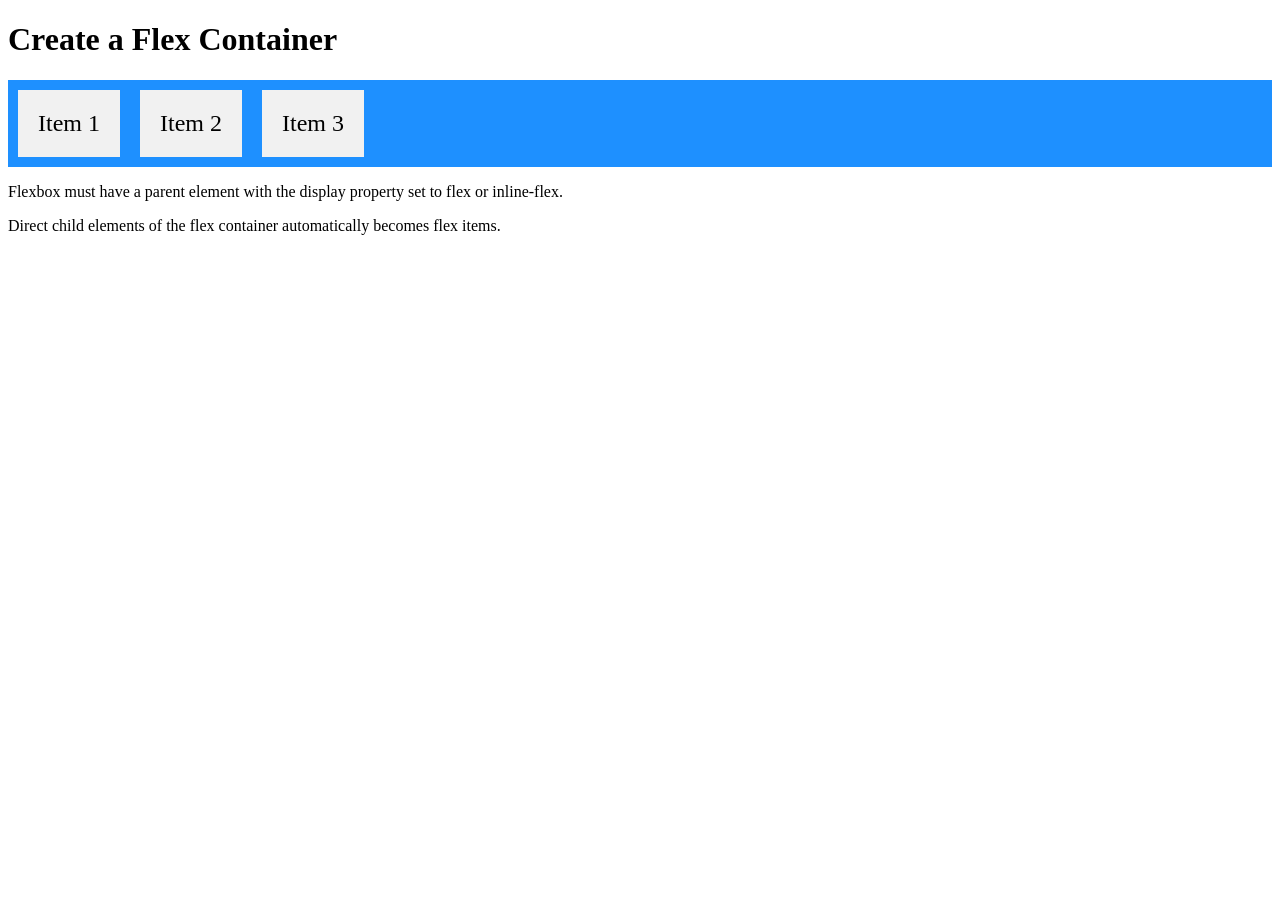
<file: flex.html>
<!DOCTYPE html>
<html>
<head>
<style>
.container {
  display: flex;
  background-color: DodgerBlue;
}

.container div {
  background-color: #f1f1f1;
  margin: 10px;
  padding: 20px;
  font-size: 24px;
}
</style>
</head>
<body>

<h1>Create a Flex Container</h1>

<div class="container">
  <div>Item 1</div>
  <div>Item 2</div>
  <div>Item 3</div>  
</div>

<p>Flexbox must have a parent element with the display property set to flex or inline-flex.</p>
<p>Direct child elements of the flex container automatically becomes flex items.</p>

</body>
</html>
</file>
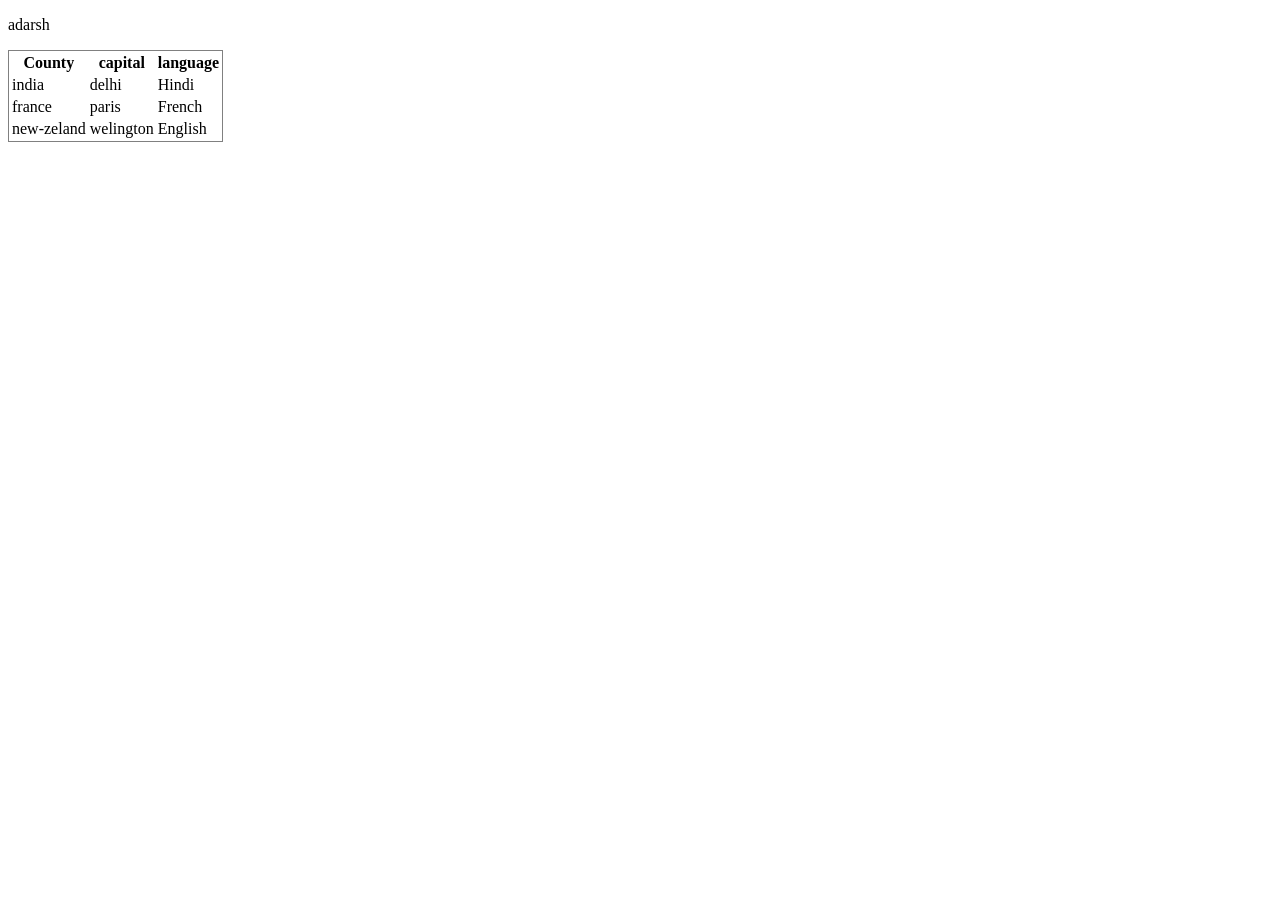
<file: table.html>
<!DOCTYPE html>
<html lang="en">
<head>
    <meta charset="UTF-8">
    <meta name="viewport" content="width=device-width, initial-scale=1.0">
    <title>Document</title>
</head>
<body>
    
<table frame="box">
    <thead>
    <tr>
        <th>County</th>
        <th>capital</th>
        <th>language</th>
    </tr>
    </thead>

<tfoot>
  <tbody>
    <tr>
        <td>india</td>
        <td>delhi</td>
        <td>Hindi</td>
    </tr>
    </tbody>
</tfoot>


<tr>
    <td>france</td>
    <td>paris</td>
    <td>French</td>
</tr>

<tr>
    <td>new-zeland</td>
    <td>welington</td>
    <td>English</td>
</tr>
<p>adarsh</p>

</table>

</body>
</html>
</file>
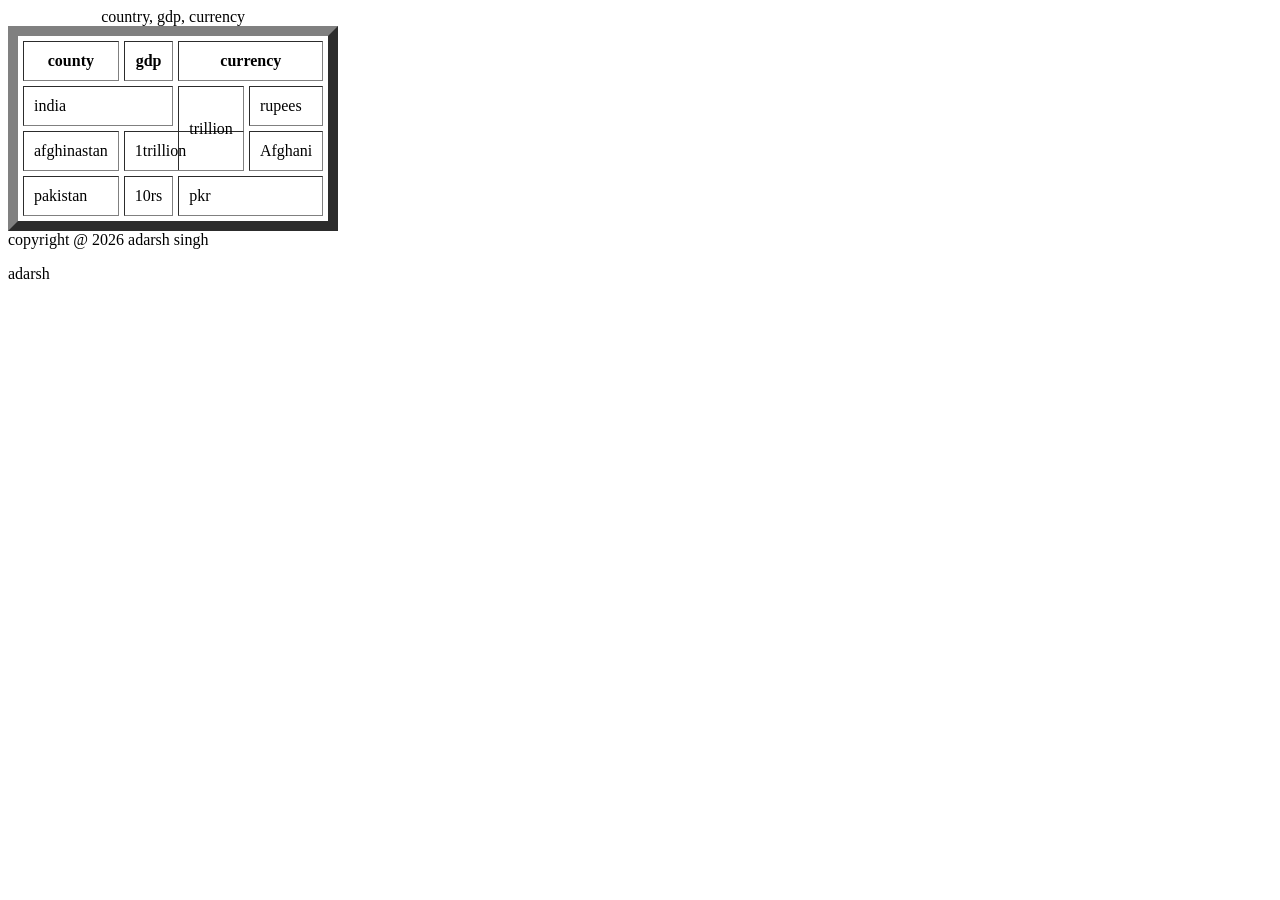
<file: tablee.html>
<!DOCTYPE html>
<html lang="en">
<head>
    <meta charset="UTF-8">
    <meta name="viewport" content="width=device-width, initial-scale=1.0">
    <title>Document</title>
</head>
<body>

    <!-- <style>
        table,td,th{
            border:2px solid rgba(72, 5, 5, 0.543);
        }
    </style> -->


   <table border="10" cellpadding="10" cellspacing="5">
    <caption>country, gdp, currency</caption>
    <thead>
        <tbody>
        <tr>
            <th>county</th>
            <th>gdp</th>
            <th colspan="2">currency</th>
        </tr>
        <!-- </tbody> -->
    </thead>

    <!-- <tfoot>
        <tr>
            <td colspan="3"> copyright @ 2026 adarsh singh</td>
        </tr>
    </tfoot> -->

    <!-- <tbody> -->
        <tr>
            <td colspan="2">india</td>
            <td rowspan="2">trillion</td>
            <td>rupees</td>
        </tr>
    <!-- </tbody> -->

    <!-- <tbody> -->
        <tr>
        <td>afghinastan</td>
        <td colspan="2">1trillion</td>
        <td>Afghani </td>
        </tr>
    <!-- </tbody> -->

    <!-- <tbody> -->
    <tr>
        <td>pakistan</td>
        <td>10rs</td>
        <td colspan="2">pkr</td>
    </tr>
    </tbody>


    </table>

    <tfoot>
        <tr>
            <td colspan="3"> copyright @ 2026 adarsh singh</td>
        </tr>
    </tfoot>

    <p>adarsh</p>

        </tbody>

    

</body>
</html>
</file>
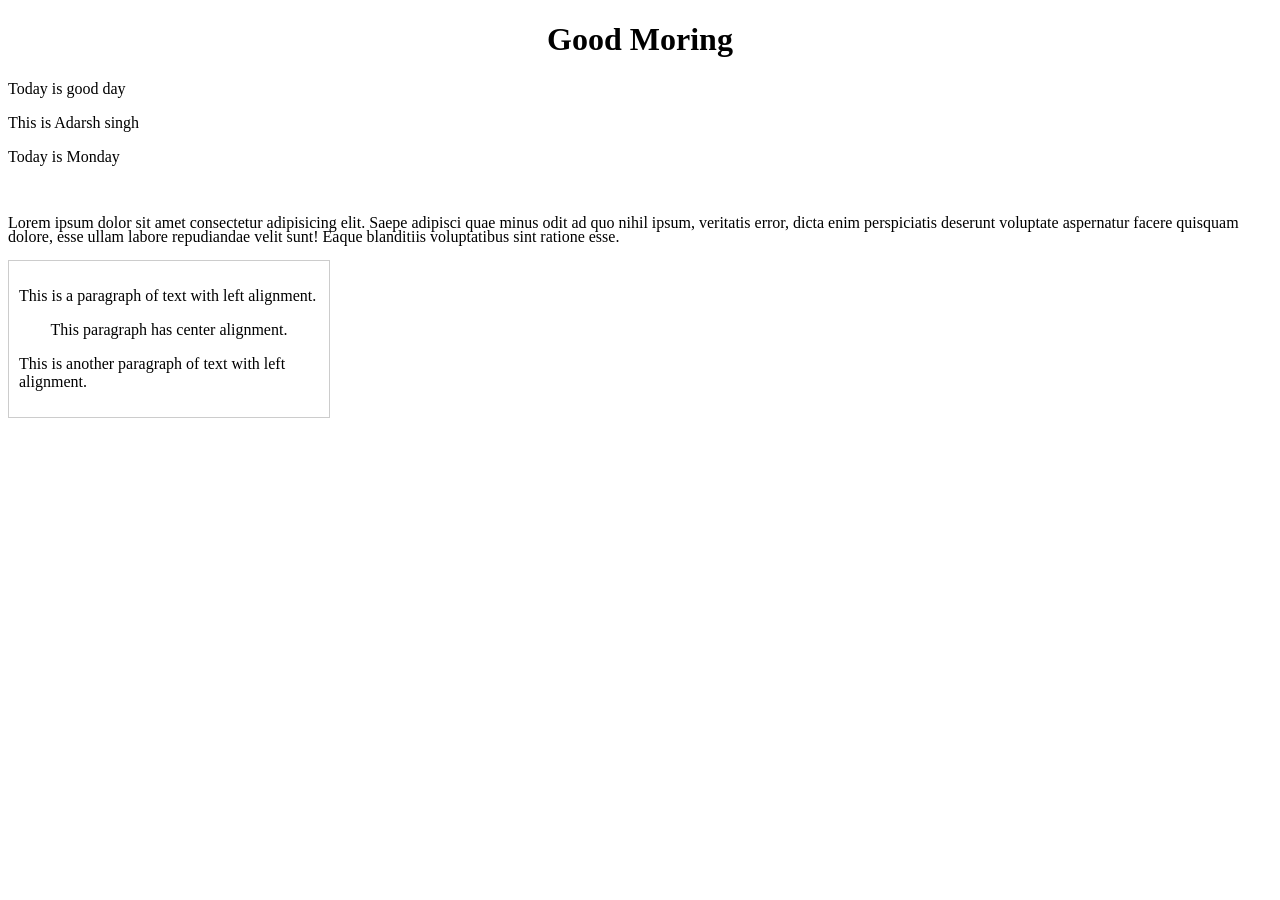
<file: 12.oct/TextProperties.html>
<!DOCTYPE html>
<html lang="en">
<head>
    <meta charset="UTF-8">
    <meta name="viewport" content="width=>, initial-scale=1.0">
    <title>Document</title>
</head>
<body>
    <style>
        .class-heading{
            text-align: center;
        }
        .good{
            text-decoration: underline;
            text-decoration: overline;
            text-decoration: line-through;
            text-decoration: none;

        }
        .adarsh{
            text-align: left;
            text-align: right;
            text-align: center;
            text-align: justify;
        }
        .today{
            vertical-align: baseline;
        }
        .vertical{
            vertical-align: baseline;
            vertical-align: top;
            /* text-decoration: underline; */
            vertical-align: middle;
            line-height: 14px;
        }

        .container {
       width: 300px;
      border: 1px solid #ccc;
      padding: 10px;
      }

   .center-text {
  text-align: center;
   }


    </style>
    <h1 class="class-heading">Good Moring</h1>
    <p class="good">Today is good day</p>
    <p class="adarsh">This is Adarsh singh</p>
    <p class="today">Today is Monday</p>
    <br>

    <p class="vertical">Lorem ipsum dolor sit amet consectetur adipisicing elit. Saepe adipisci quae minus odit ad quo nihil ipsum, veritatis error, dicta enim perspiciatis deserunt voluptate aspernatur facere quisquam dolore, esse ullam labore repudiandae velit sunt! Eaque blanditiis voluptatibus sint ratione esse.</p>

 <div class="container">
  <p>This is a paragraph of text with left alignment.</p>
  <p class="center-text">This paragraph has center alignment.</p>
  <p>This is another paragraph of text with left alignment.</p>
 </div>

    
</body>
</html>
</file>
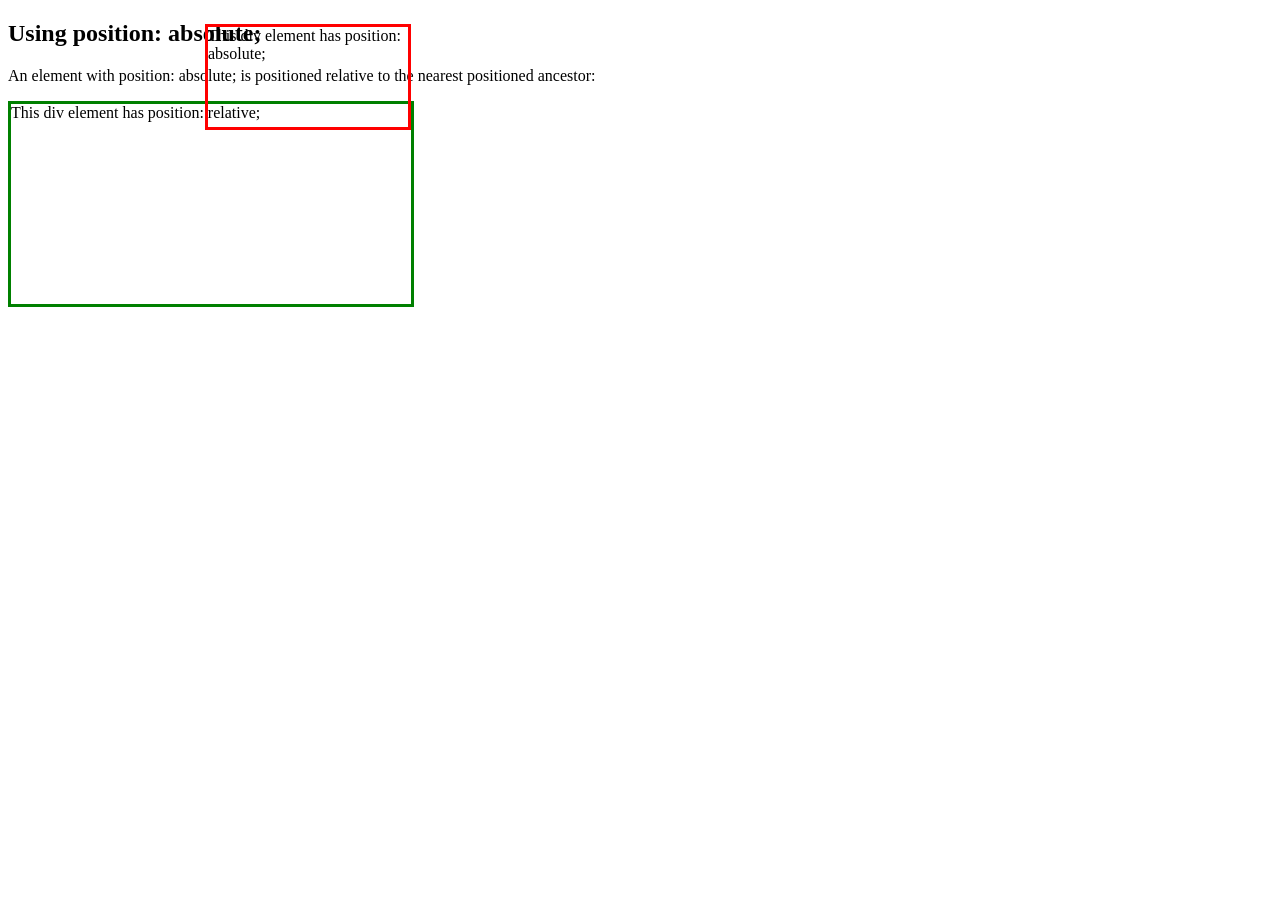
<file: 13.oct/relative.html>
<!DOCTYPE html>
<html>
<head>
<style>
div.relative {
  position: relative;
  width: 400px;
  height: 200px;
  border: 3px solid green;
} 

div.absolute {
  position: absolute;
  top: -80px;
  right: 0;
  width: 200px;
  height: 100px;
  border: 3px solid red;
}
</style>
</head>
<body>

<h2>Using position: absolute;</h2>

<p>An element with position: absolute; is positioned relative to the nearest positioned ancestor:</p>

<div class="relative">This div element has position: relative;
  <div class="absolute">This div element has position: absolute;</div>
</div>

</body>
</html>
</file>
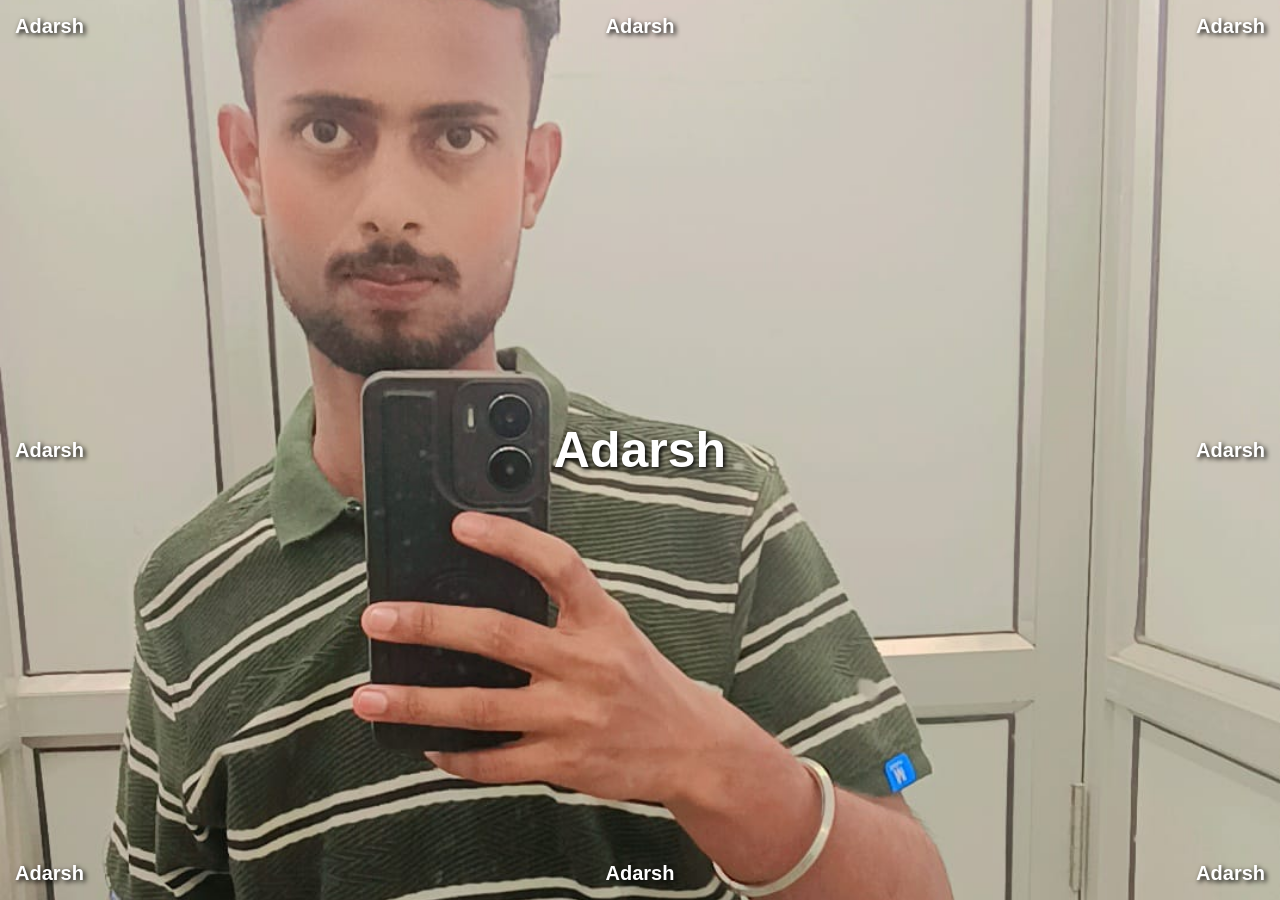
<file: hw./backgroundimage.html>
<!DOCTYPE html>
<html lang="en">

<head>
    <meta charset="UTF-8">
    <meta name="viewport" content="width=device-width, initial-scale=1.0">
    <title>Position Practice</title>
    <link rel="stylesheet" href="background.css">
</head>

<body>

    <h1 class="name top-left">Adarsh</h1>
    <h1 class="name top-center">Adarsh</h1>
    <h1 class="name top-right">Adarsh</h1>

    <h1 class="name center-left">Adarsh</h1>
    <h1 class="name center">Adarsh</h1>
    <h1 class="name center-right">Adarsh</h1>

    <h1 class="name bottom-left">Adarsh</h1>
    <h1 class="name bottom-center">Adarsh</h1>
    <h1 class="name bottom-right">Adarsh</h1>

</body>

</html>
</file>
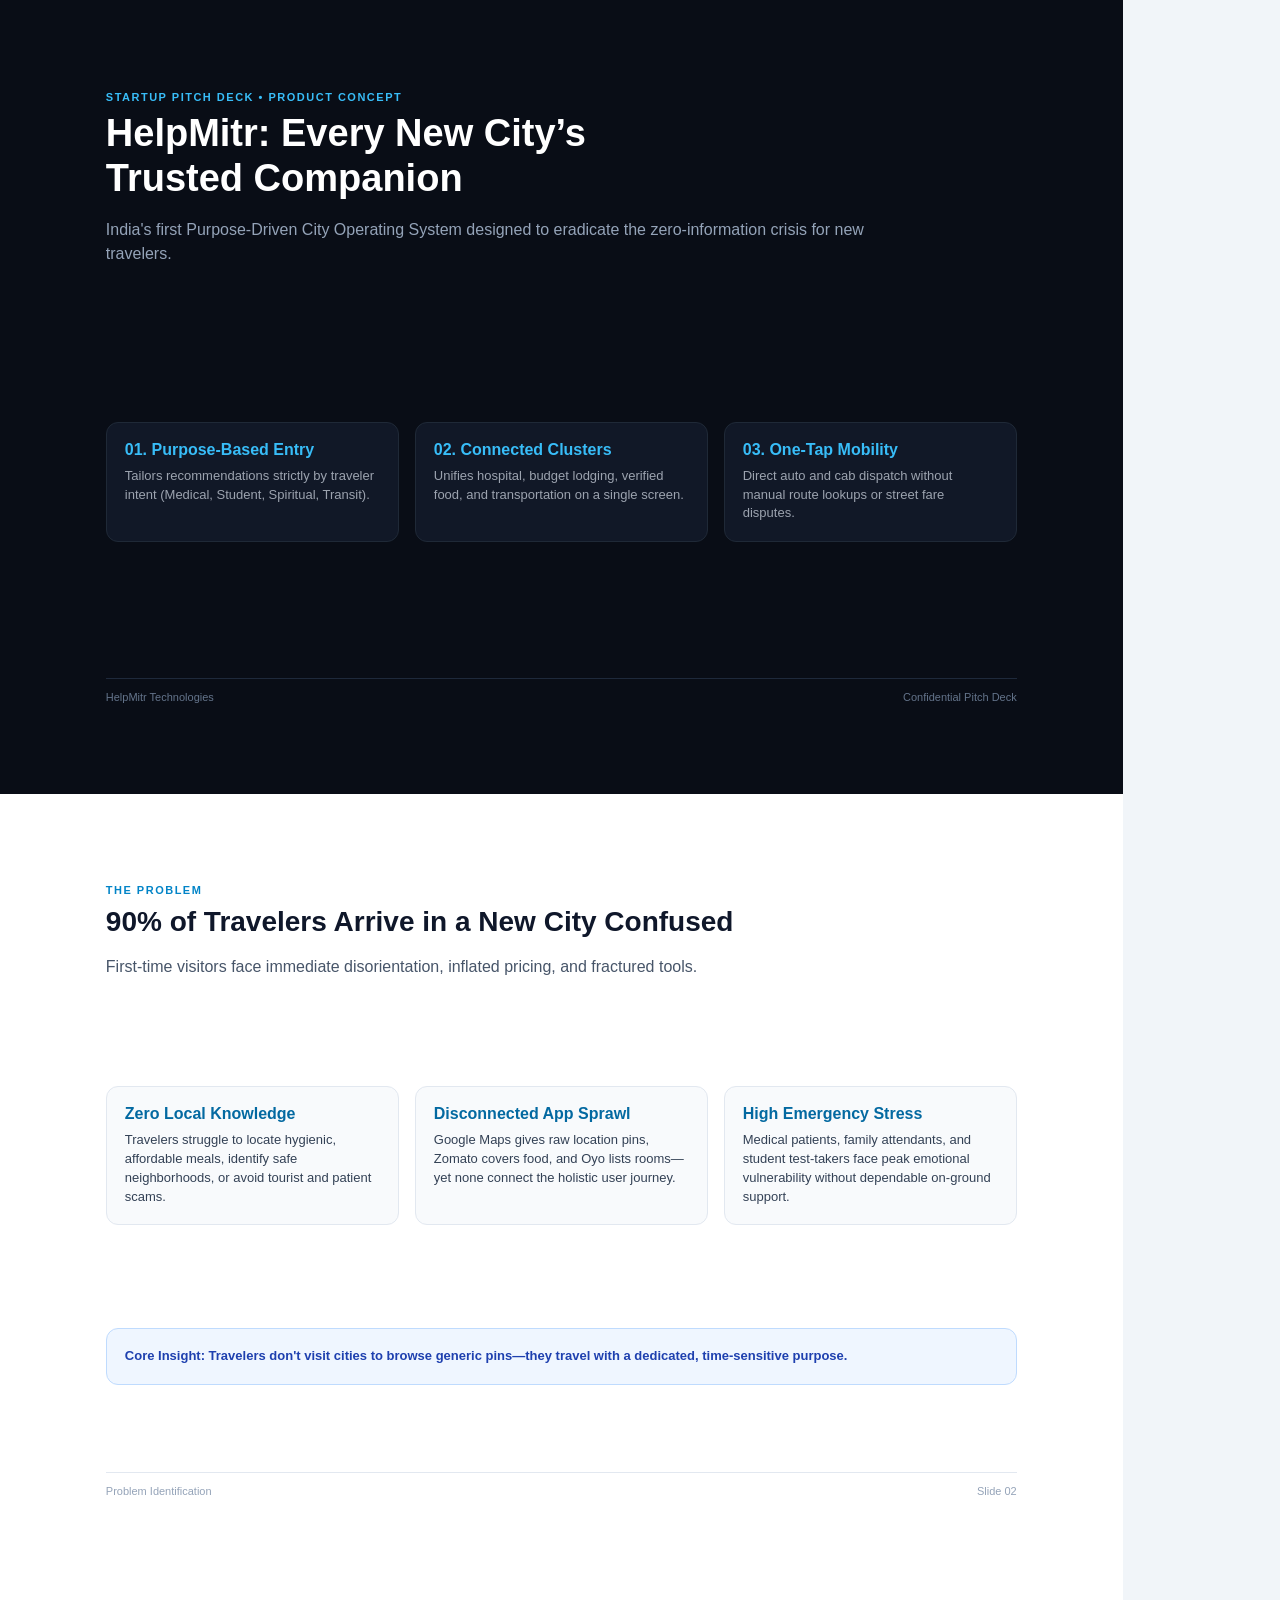
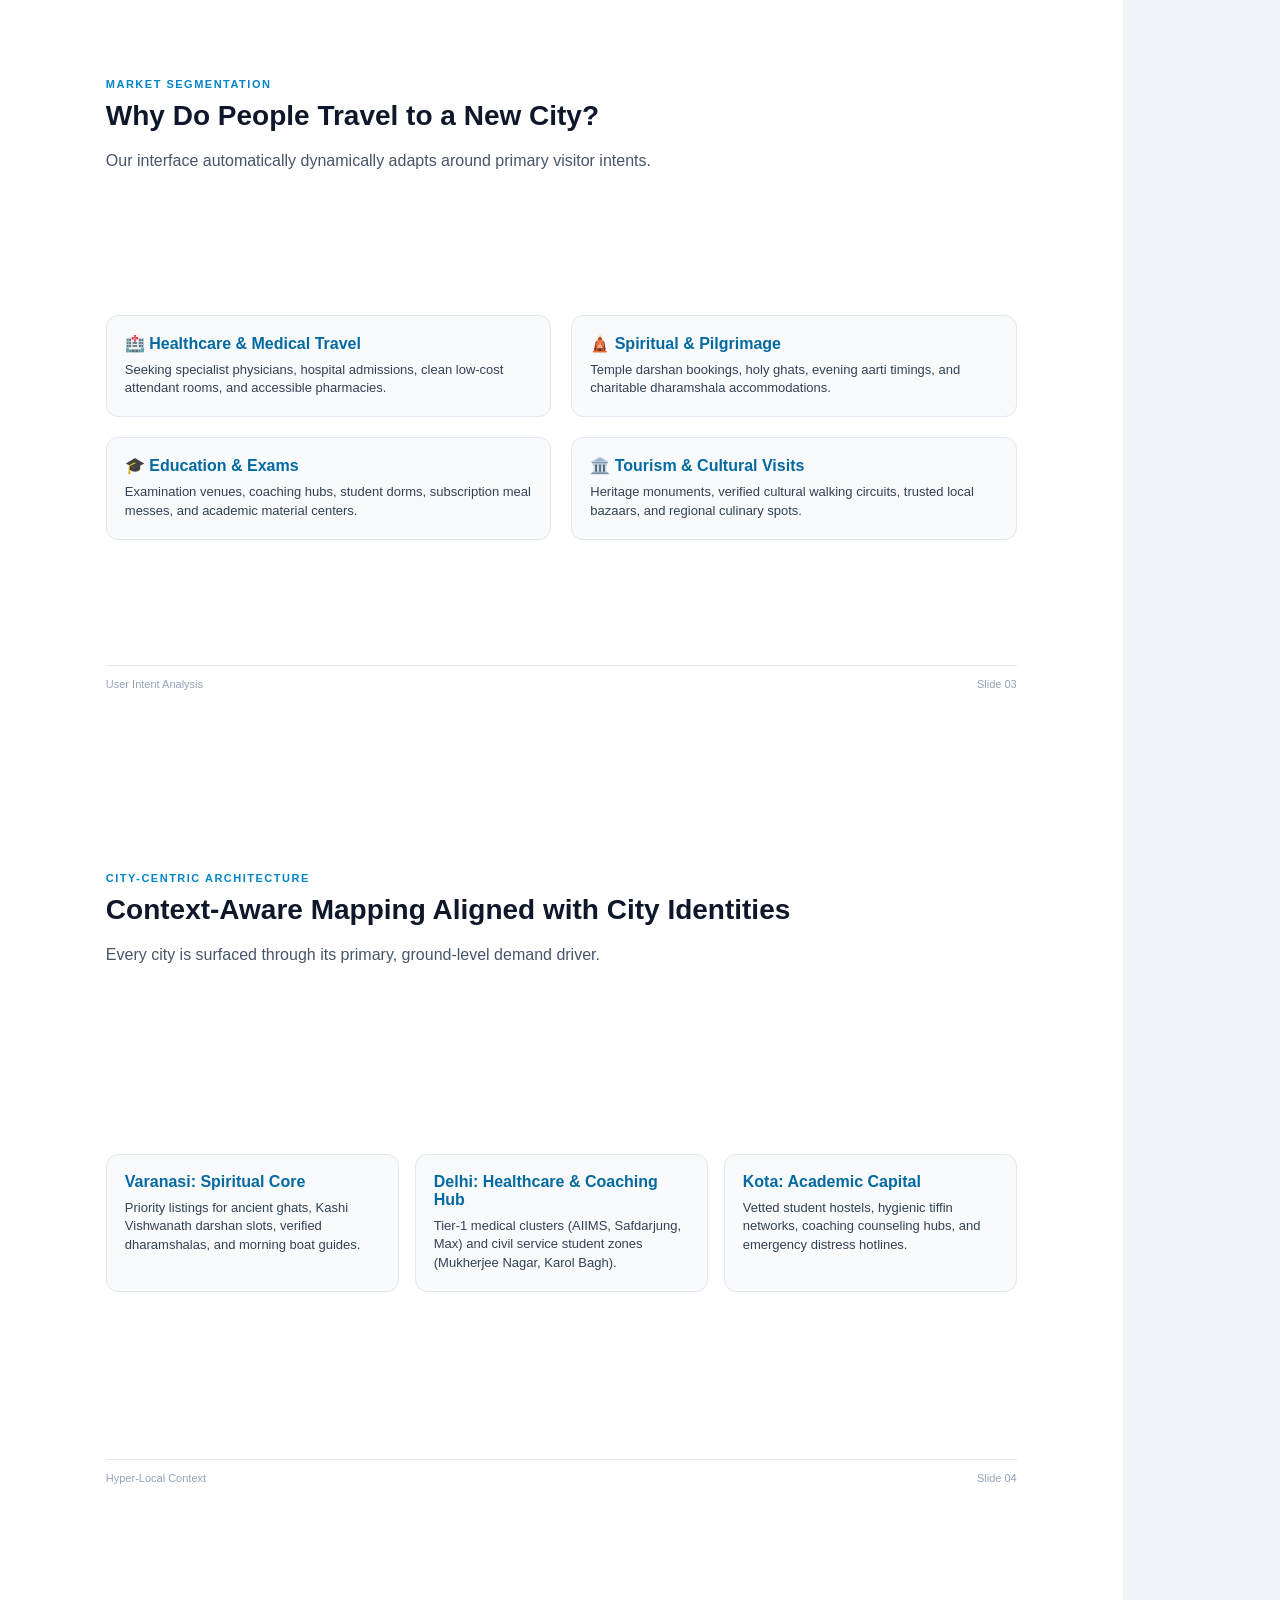
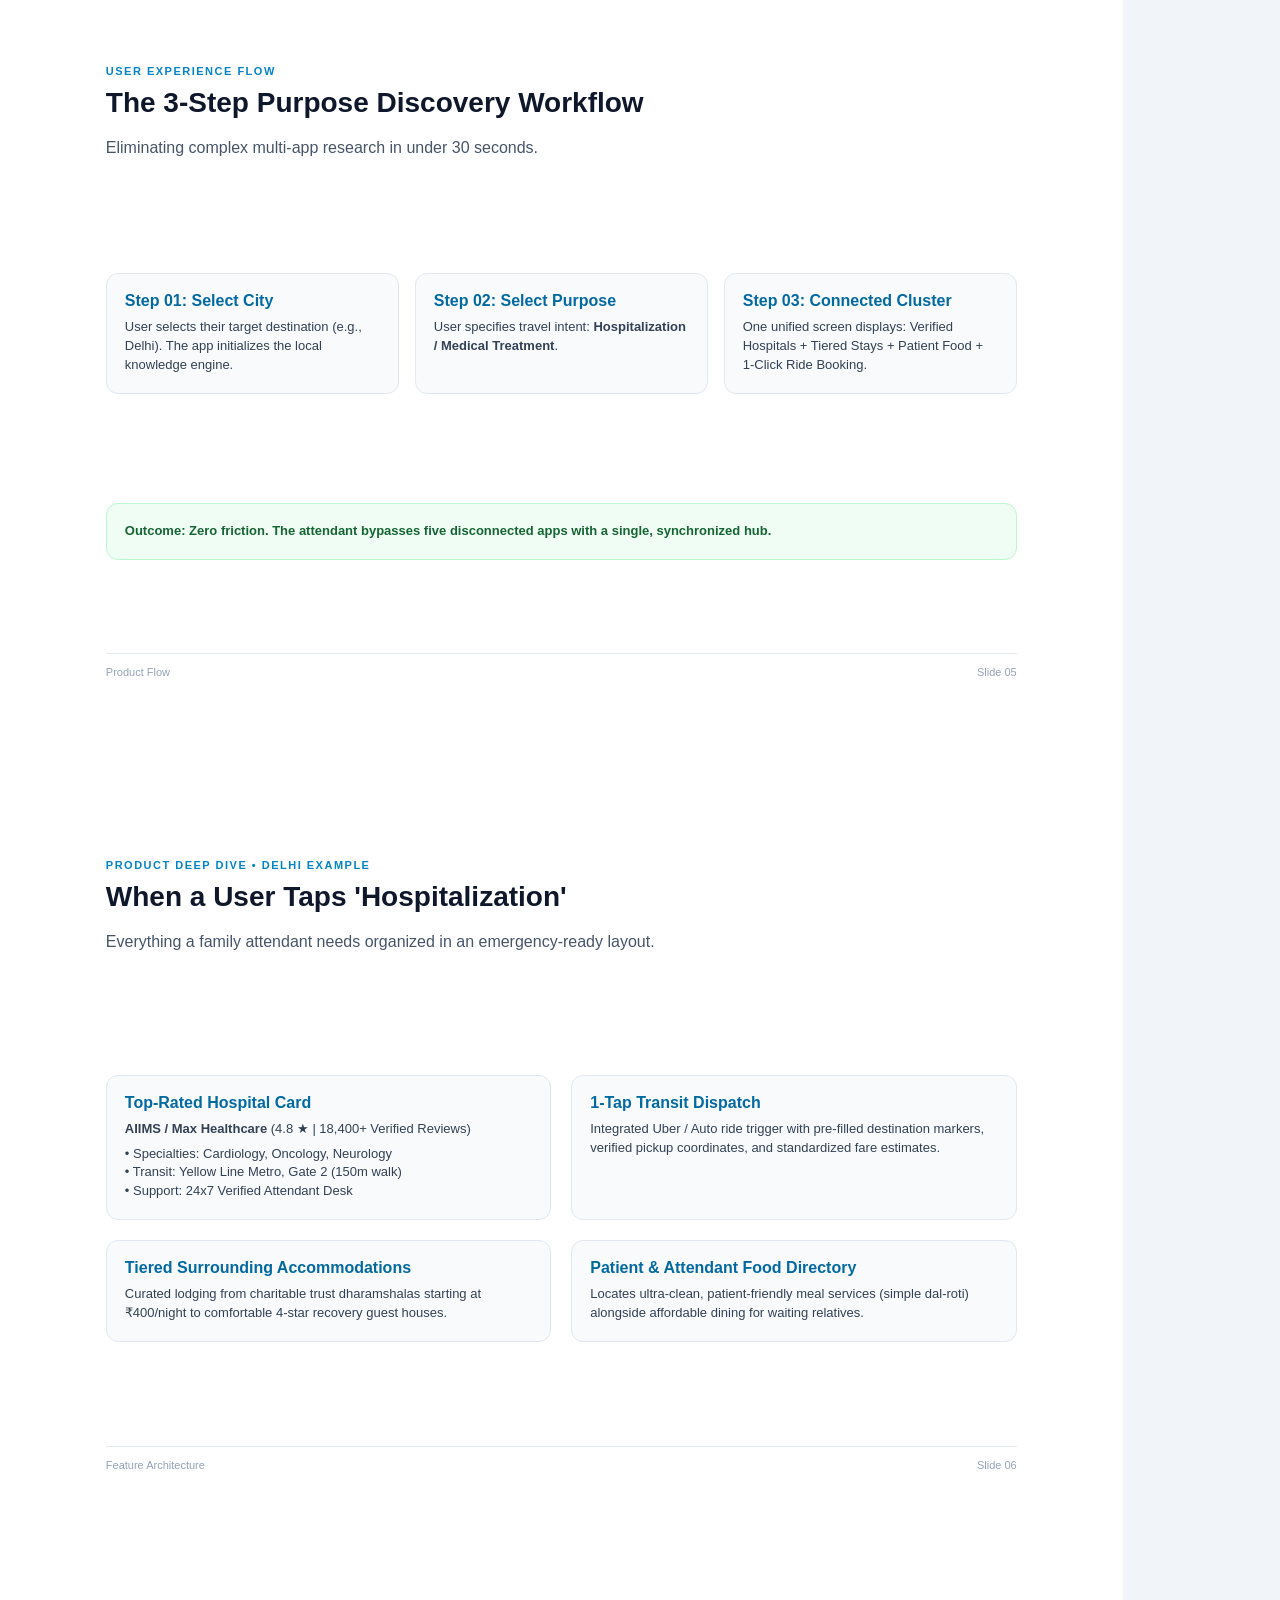
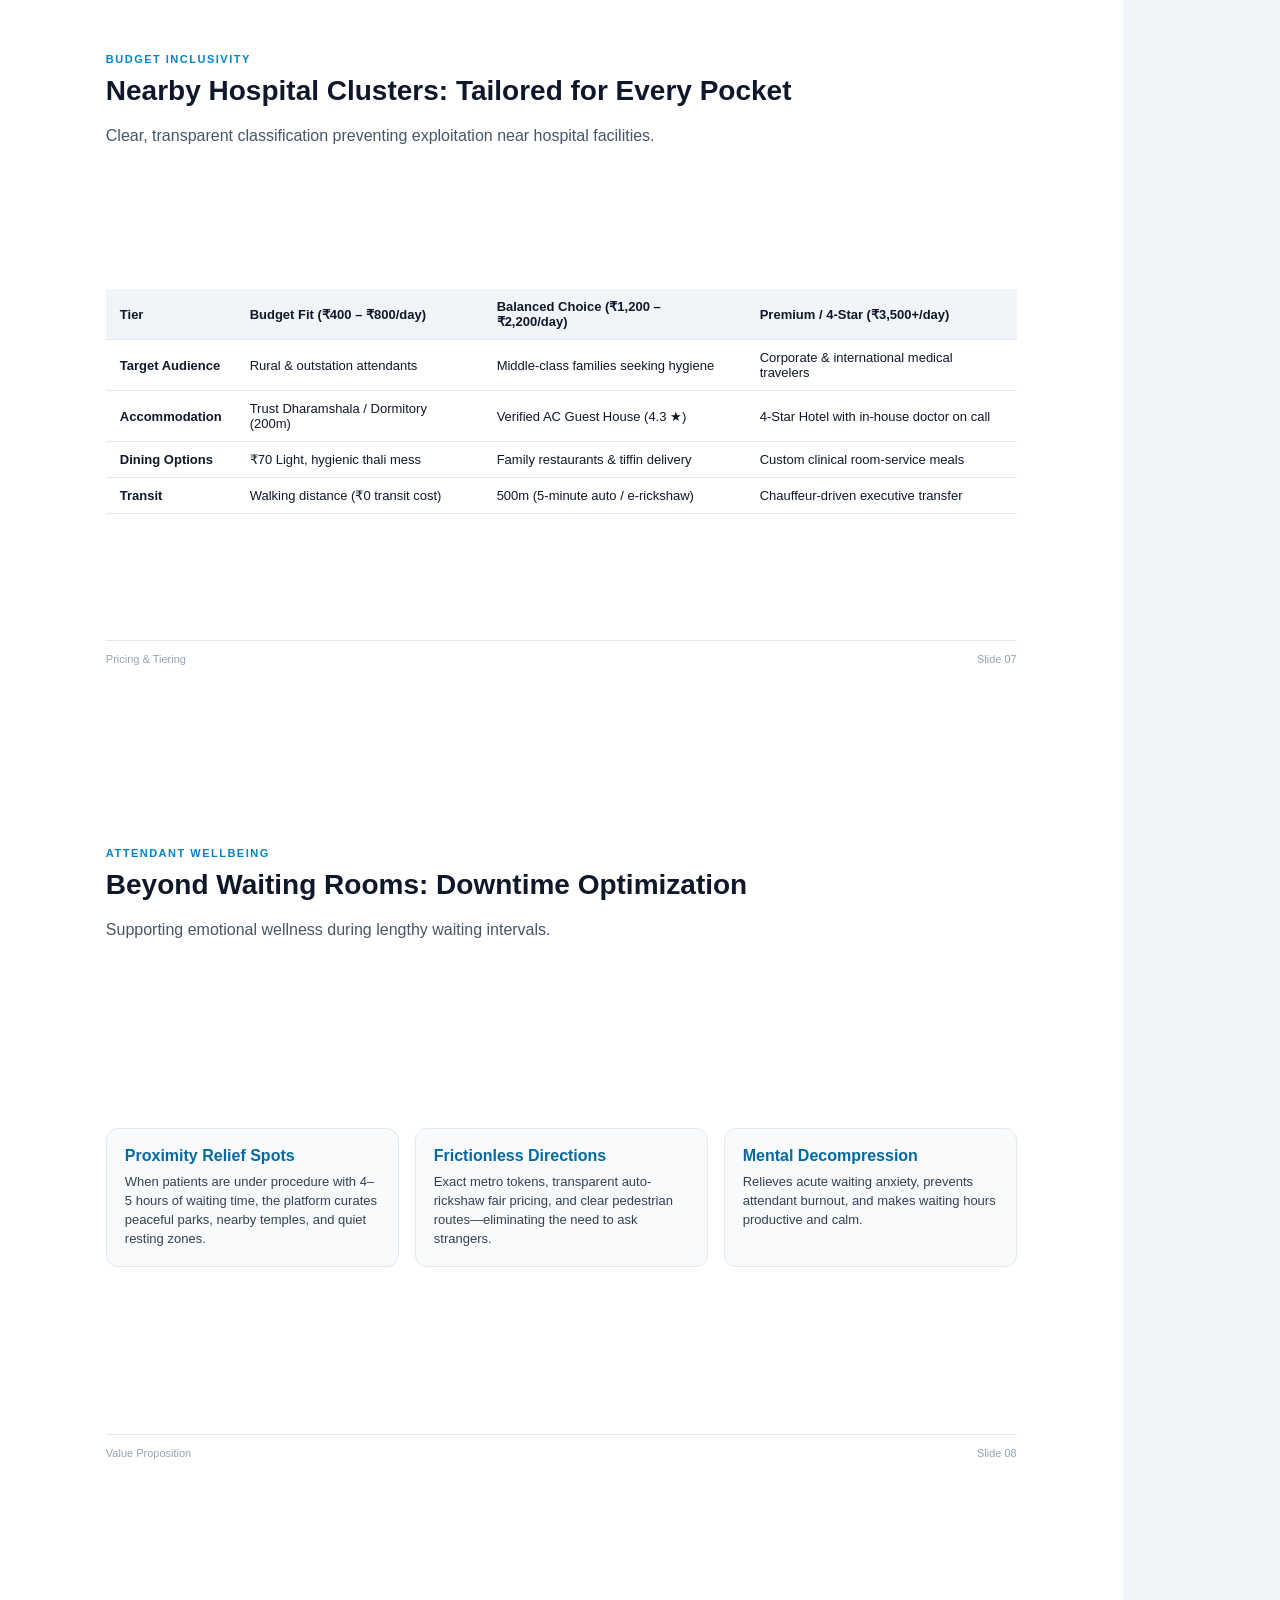
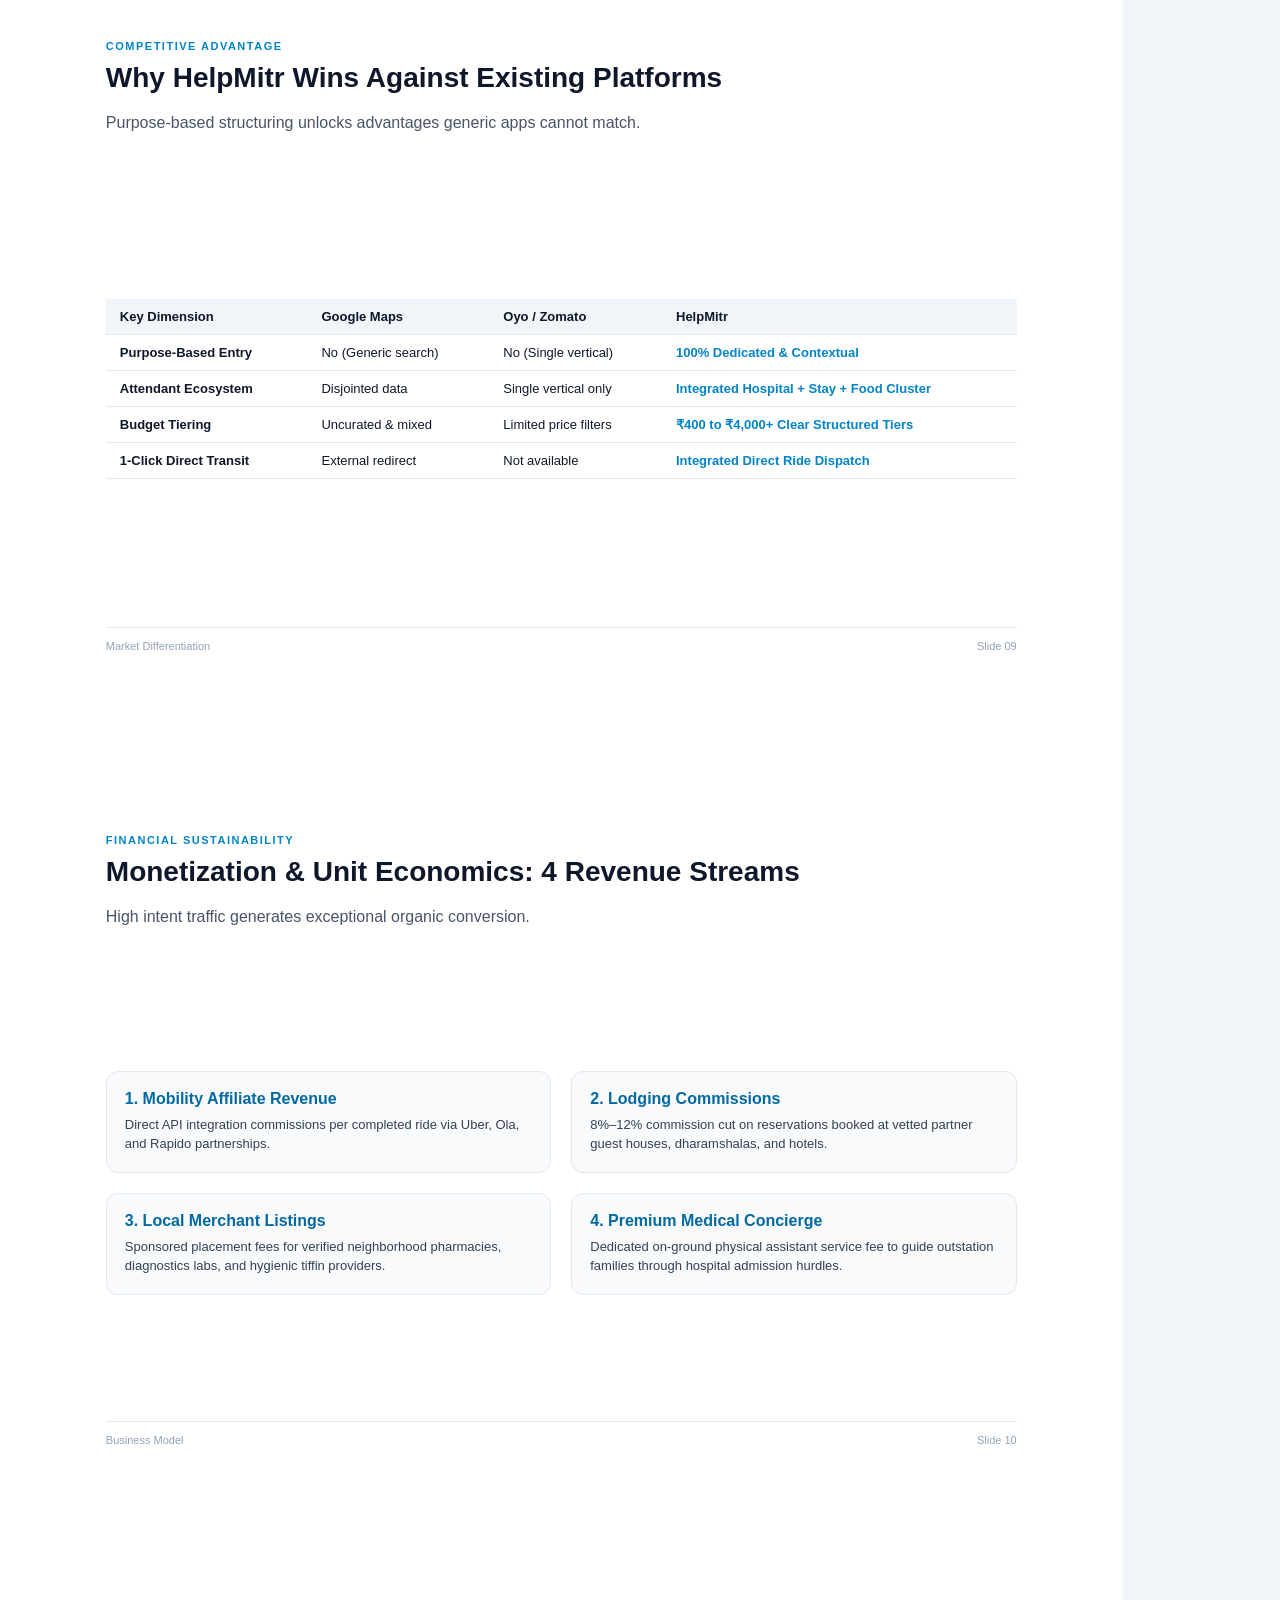
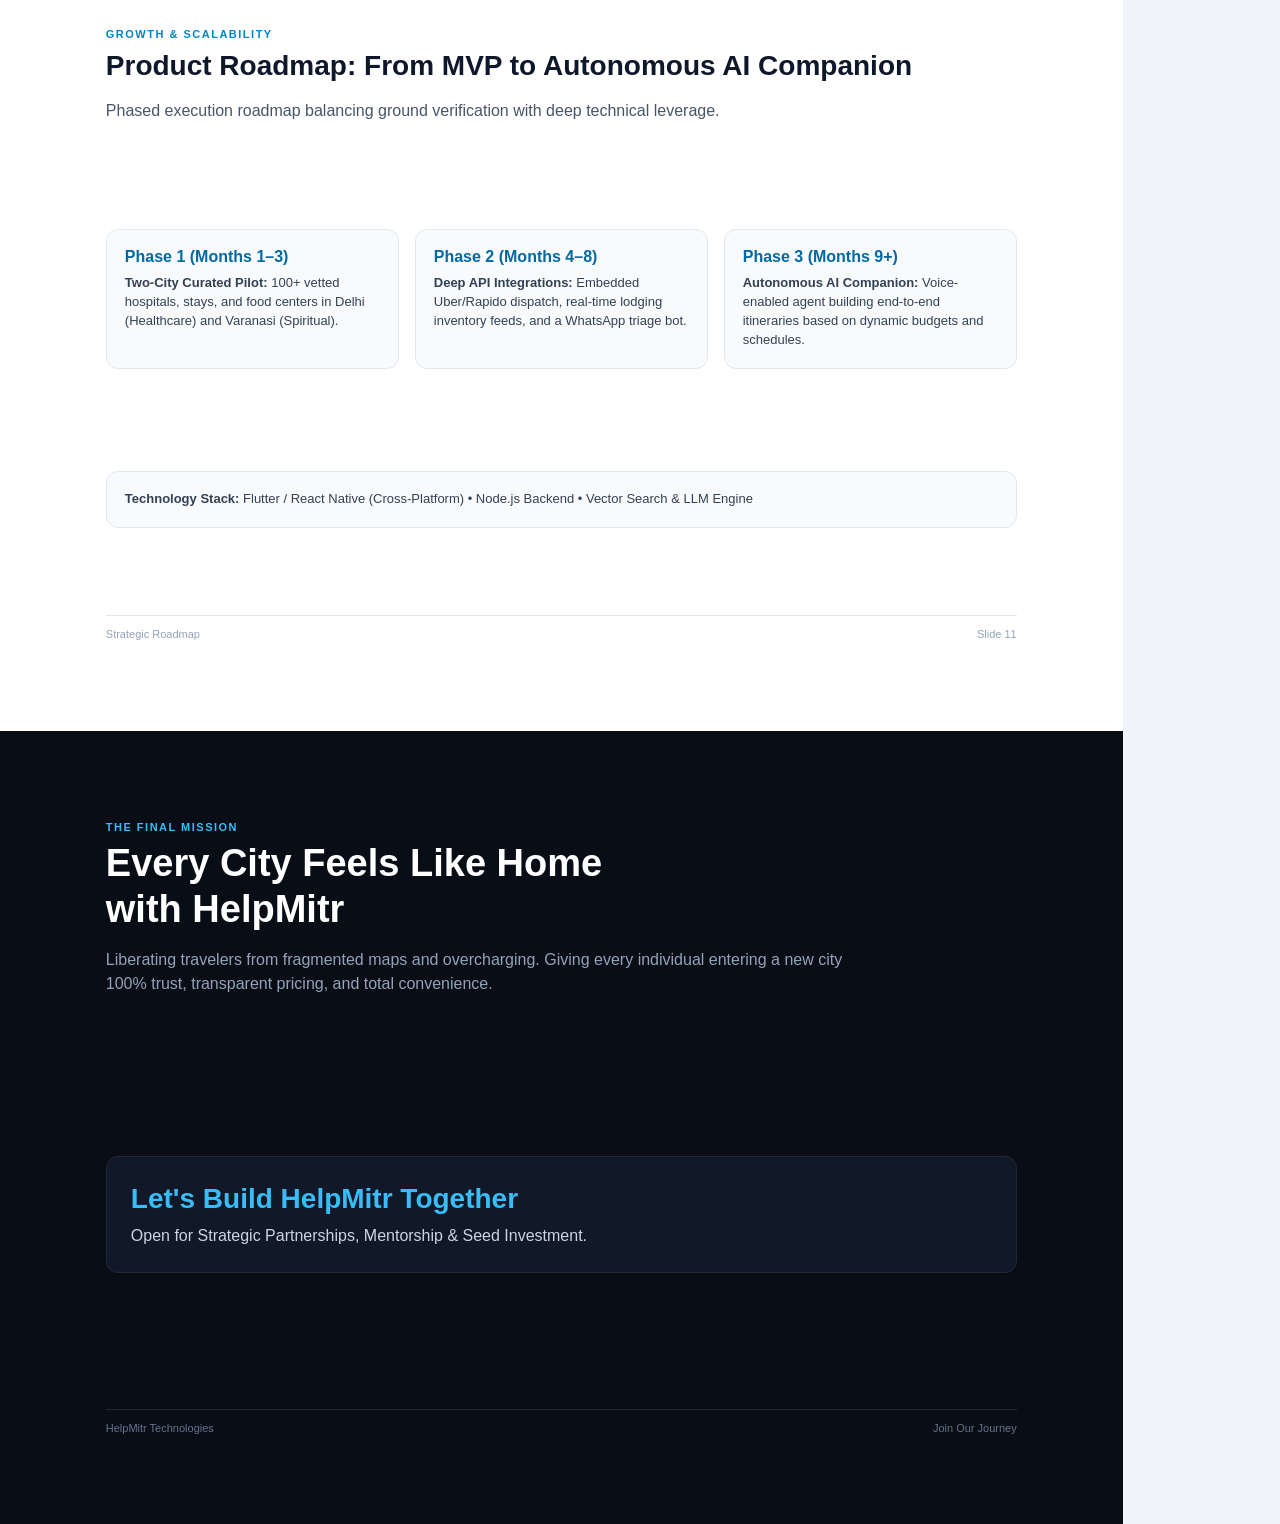
<file: ppt/ppt.html>
<!DOCTYPE html>
<html lang="en">
<head>
<meta charset="UTF-8">
<title>HelpMitr Pitch Deck</title>
<style>
  @page {
    size: A4 landscape;
    margin: 0;
  }
  * {
    box-sizing: border-box;
    margin: 0;
    padding: 0;
    font-family: -apple-system, BlinkMacSystemFont, 'Segoe UI', Roboto, Helvetica, Arial, sans-serif;
  }
  body {
    background: #f1f5f9;
    color: #0f172a;
    -webkit-print-color-adjust: exact;
    print-color-adjust: exact;
  }
  .slide {
    width: 297mm;
    height: 210mm;
    page-break-after: always;
    padding: 24mm 28mm;
    display: flex;
    flex-direction: column;
    justify-content: space-between;
    background: #ffffff;
    position: relative;
    overflow: hidden;
  }
  .dark-slide {
    background: #090d16;
    color: #ffffff;
  }
  .tag {
    font-size: 11px;
    font-weight: 700;
    letter-spacing: 1.5px;
    text-transform: uppercase;
    color: #0284c7;
    margin-bottom: 8px;
  }
  .dark-slide .tag {
    color: #38bdf8;
  }
  h1 {
    font-size: 38px;
    font-weight: 800;
    line-height: 1.2;
    margin-bottom: 16px;
  }
  h2 {
    font-size: 28px;
    font-weight: 700;
    line-height: 1.25;
    margin-bottom: 16px;
    color: #0f172a;
  }
  p.subtitle {
    font-size: 16px;
    color: #475569;
    line-height: 1.5;
    max-width: 85%;
  }
  .dark-slide p.subtitle {
    color: #94a3b8;
  }
  .grid-3 {
    display: grid;
    grid-template-columns: repeat(3, 1fr);
    gap: 16px;
    margin-top: 20px;
  }
  .grid-2 {
    display: grid;
    grid-template-columns: repeat(2, 1fr);
    gap: 20px;
    margin-top: 16px;
  }
  .card {
    background: #f8fafc;
    border: 1px solid #e2e8f0;
    border-radius: 12px;
    padding: 18px;
  }
  .card h3 {
    font-size: 16px;
    font-weight: 700;
    color: #0369a1;
    margin-bottom: 8px;
  }
  .card p {
    font-size: 13px;
    color: #334155;
    line-height: 1.45;
  }
  table {
    width: 100%;
    border-collapse: collapse;
    margin-top: 16px;
    font-size: 13px;
  }
  th, td {
    padding: 10px 14px;
    text-align: left;
    border-bottom: 1px solid #e2e8f0;
  }
  th {
    background: #f1f5f9;
    font-weight: 700;
    color: #0f172a;
  }
  .highlight {
    color: #0284c7;
    font-weight: 700;
  }
  .footer {
    display: flex;
    justify-content: space-between;
    font-size: 11px;
    color: #94a3b8;
    border-top: 1px solid #e2e8f0;
    padding-top: 12px;
  }
  .dark-slide .footer {
    border-top-color: #1e293b;
    color: #64748b;
  }
</style>
</head>
<body>

<!-- SLIDE 1 -->
<div class="slide dark-slide">
  <div>
    <div class="tag">Startup Pitch Deck • Product Concept</div>
    <h1 style="color: #ffffff;">HelpMitr: Every New City’s<br>Trusted Companion</h1>
    <p class="subtitle">India's first Purpose-Driven City Operating System designed to eradicate the zero-information crisis for new travelers.</p>
  </div>
  <div class="grid-3">
    <div class="card" style="background: #111827; border-color: #1f2937;">
      <h3 style="color: #38bdf8;">01. Purpose-Based Entry</h3>
      <p style="color: #9ca3af;">Tailors recommendations strictly by traveler intent (Medical, Student, Spiritual, Transit).</p>
    </div>
    <div class="card" style="background: #111827; border-color: #1f2937;">
      <h3 style="color: #38bdf8;">02. Connected Clusters</h3>
      <p style="color: #9ca3af;">Unifies hospital, budget lodging, verified food, and transportation on a single screen.</p>
    </div>
    <div class="card" style="background: #111827; border-color: #1f2937;">
      <h3 style="color: #38bdf8;">03. One-Tap Mobility</h3>
      <p style="color: #9ca3af;">Direct auto and cab dispatch without manual route lookups or street fare disputes.</p>
    </div>
  </div>
  <div class="footer">
    <span>HelpMitr Technologies</span>
    <span>Confidential Pitch Deck</span>
  </div>
</div>

<!-- SLIDE 2 -->
<div class="slide">
  <div>
    <div class="tag">The Problem</div>
    <h2>90% of Travelers Arrive in a New City Confused</h2>
    <p class="subtitle">First-time visitors face immediate disorientation, inflated pricing, and fractured tools.</p>
  </div>
  <div class="grid-3">
    <div class="card">
      <h3>Zero Local Knowledge</h3>
      <p>Travelers struggle to locate hygienic, affordable meals, identify safe neighborhoods, or avoid tourist and patient scams.</p>
    </div>
    <div class="card">
      <h3>Disconnected App Sprawl</h3>
      <p>Google Maps gives raw location pins, Zomato covers food, and Oyo lists rooms—yet none connect the holistic user journey.</p>
    </div>
    <div class="card">
      <h3>High Emergency Stress</h3>
      <p>Medical patients, family attendants, and student test-takers face peak emotional vulnerability without dependable on-ground support.</p>
    </div>
  </div>
  <div class="card" style="margin-top: 16px; background: #eff6ff; border-color: #bfdbfe;">
    <p style="color: #1e40af; font-weight: 600;">Core Insight: Travelers don't visit cities to browse generic pins—they travel with a dedicated, time-sensitive purpose.</p>
  </div>
  <div class="footer">
    <span>Problem Identification</span>
    <span>Slide 02</span>
  </div>
</div>

<!-- SLIDE 3 -->
<div class="slide">
  <div>
    <div class="tag">Market Segmentation</div>
    <h2>Why Do People Travel to a New City?</h2>
    <p class="subtitle">Our interface automatically dynamically adapts around primary visitor intents.</p>
  </div>
  <div class="grid-2">
    <div class="card">
      <h3>🏥 Healthcare & Medical Travel</h3>
      <p>Seeking specialist physicians, hospital admissions, clean low-cost attendant rooms, and accessible pharmacies.</p>
    </div>
    <div class="card">
      <h3>🛕 Spiritual & Pilgrimage</h3>
      <p>Temple darshan bookings, holy ghats, evening aarti timings, and charitable dharamshala accommodations.</p>
    </div>
    <div class="card">
      <h3>🎓 Education & Exams</h3>
      <p>Examination venues, coaching hubs, student dorms, subscription meal messes, and academic material centers.</p>
    </div>
    <div class="card">
      <h3>🏛️ Tourism & Cultural Visits</h3>
      <p>Heritage monuments, verified cultural walking circuits, trusted local bazaars, and regional culinary spots.</p>
    </div>
  </div>
  <div class="footer">
    <span>User Intent Analysis</span>
    <span>Slide 03</span>
  </div>
</div>

<!-- SLIDE 4 -->
<div class="slide">
  <div>
    <div class="tag">City-Centric Architecture</div>
    <h2>Context-Aware Mapping Aligned with City Identities</h2>
    <p class="subtitle">Every city is surfaced through its primary, ground-level demand driver.</p>
  </div>
  <div class="grid-3">
    <div class="card">
      <h3>Varanasi: Spiritual Core</h3>
      <p>Priority listings for ancient ghats, Kashi Vishwanath darshan slots, verified dharamshalas, and morning boat guides.</p>
    </div>
    <div class="card">
      <h3>Delhi: Healthcare & Coaching Hub</h3>
      <p>Tier-1 medical clusters (AIIMS, Safdarjung, Max) and civil service student zones (Mukherjee Nagar, Karol Bagh).</p>
    </div>
    <div class="card">
      <h3>Kota: Academic Capital</h3>
      <p>Vetted student hostels, hygienic tiffin networks, coaching counseling hubs, and emergency distress hotlines.</p>
    </div>
  </div>
  <div class="footer">
    <span>Hyper-Local Context</span>
    <span>Slide 04</span>
  </div>
</div>

<!-- SLIDE 5 -->
<div class="slide">
  <div>
    <div class="tag">User Experience Flow</div>
    <h2>The 3-Step Purpose Discovery Workflow</h2>
    <p class="subtitle">Eliminating complex multi-app research in under 30 seconds.</p>
  </div>
  <div class="grid-3">
    <div class="card">
      <h3>Step 01: Select City</h3>
      <p>User selects their target destination (e.g., Delhi). The app initializes the local knowledge engine.</p>
    </div>
    <div class="card">
      <h3>Step 02: Select Purpose</h3>
      <p>User specifies travel intent: <strong>Hospitalization / Medical Treatment</strong>.</p>
    </div>
    <div class="card">
      <h3>Step 03: Connected Cluster</h3>
      <p>One unified screen displays: Verified Hospitals + Tiered Stays + Patient Food + 1-Click Ride Booking.</p>
    </div>
  </div>
  <div class="card" style="margin-top: 16px; background: #f0fdf4; border-color: #bbf7d0;">
    <p style="color: #166534; font-weight: 600;">Outcome: Zero friction. The attendant bypasses five disconnected apps with a single, synchronized hub.</p>
  </div>
  <div class="footer">
    <span>Product Flow</span>
    <span>Slide 05</span>
  </div>
</div>

<!-- SLIDE 6 -->
<div class="slide">
  <div>
    <div class="tag">Product Deep Dive • Delhi Example</div>
    <h2>When a User Taps 'Hospitalization'</h2>
    <p class="subtitle">Everything a family attendant needs organized in an emergency-ready layout.</p>
  </div>
  <div class="grid-2">
    <div class="card">
      <h3>Top-Rated Hospital Card</h3>
      <p><strong>AIIMS / Max Healthcare</strong> (4.8 ★ | 18,400+ Verified Reviews)</p>
      <p style="margin-top: 6px;">• Specialties: Cardiology, Oncology, Neurology<br>• Transit: Yellow Line Metro, Gate 2 (150m walk)<br>• Support: 24x7 Verified Attendant Desk</p>
    </div>
    <div class="card">
      <h3>1-Tap Transit Dispatch</h3>
      <p>Integrated Uber / Auto ride trigger with pre-filled destination markers, verified pickup coordinates, and standardized fare estimates.</p>
    </div>
    <div class="card">
      <h3>Tiered Surrounding Accommodations</h3>
      <p>Curated lodging from charitable trust dharamshalas starting at ₹400/night to comfortable 4-star recovery guest houses.</p>
    </div>
    <div class="card">
      <h3>Patient & Attendant Food Directory</h3>
      <p>Locates ultra-clean, patient-friendly meal services (simple dal-roti) alongside affordable dining for waiting relatives.</p>
    </div>
  </div>
  <div class="footer">
    <span>Feature Architecture</span>
    <span>Slide 06</span>
  </div>
</div>

<!-- SLIDE 7 -->
<div class="slide">
  <div>
    <div class="tag">Budget Inclusivity</div>
    <h2>Nearby Hospital Clusters: Tailored for Every Pocket</h2>
    <p class="subtitle">Clear, transparent classification preventing exploitation near hospital facilities.</p>
  </div>
  <table>
    <thead>
      <tr>
        <th>Tier</th>
        <th>Budget Fit (₹400 – ₹800/day)</th>
        <th>Balanced Choice (₹1,200 – ₹2,200/day)</th>
        <th>Premium / 4-Star (₹3,500+/day)</th>
      </tr>
    </thead>
    <tbody>
      <tr>
        <td><strong>Target Audience</strong></td>
        <td>Rural & outstation attendants</td>
        <td>Middle-class families seeking hygiene</td>
        <td>Corporate & international medical travelers</td>
      </tr>
      <tr>
        <td><strong>Accommodation</strong></td>
        <td>Trust Dharamshala / Dormitory (200m)</td>
        <td>Verified AC Guest House (4.3 ★)</td>
        <td>4-Star Hotel with in-house doctor on call</td>
      </tr>
      <tr>
        <td><strong>Dining Options</strong></td>
        <td>₹70 Light, hygienic thali mess</td>
        <td>Family restaurants & tiffin delivery</td>
        <td>Custom clinical room-service meals</td>
      </tr>
      <tr>
        <td><strong>Transit</strong></td>
        <td>Walking distance (₹0 transit cost)</td>
        <td>500m (5-minute auto / e-rickshaw)</td>
        <td>Chauffeur-driven executive transfer</td>
      </tr>
    </tbody>
  </table>
  <div class="footer">
    <span>Pricing & Tiering</span>
    <span>Slide 07</span>
  </div>
</div>

<!-- SLIDE 8 -->
<div class="slide">
  <div>
    <div class="tag">Attendant Wellbeing</div>
    <h2>Beyond Waiting Rooms: Downtime Optimization</h2>
    <p class="subtitle">Supporting emotional wellness during lengthy waiting intervals.</p>
  </div>
  <div class="grid-3">
    <div class="card">
      <h3>Proximity Relief Spots</h3>
      <p>When patients are under procedure with 4–5 hours of waiting time, the platform curates peaceful parks, nearby temples, and quiet resting zones.</p>
    </div>
    <div class="card">
      <h3>Frictionless Directions</h3>
      <p>Exact metro tokens, transparent auto-rickshaw fair pricing, and clear pedestrian routes—eliminating the need to ask strangers.</p>
    </div>
    <div class="card">
      <h3>Mental Decompression</h3>
      <p>Relieves acute waiting anxiety, prevents attendant burnout, and makes waiting hours productive and calm.</p>
    </div>
  </div>
  <div class="footer">
    <span>Value Proposition</span>
    <span>Slide 08</span>
  </div>
</div>

<!-- SLIDE 9 -->
<div class="slide">
  <div>
    <div class="tag">Competitive Advantage</div>
    <h2>Why HelpMitr Wins Against Existing Platforms</h2>
    <p class="subtitle">Purpose-based structuring unlocks advantages generic apps cannot match.</p>
  </div>
  <table>
    <thead>
      <tr>
        <th>Key Dimension</th>
        <th>Google Maps</th>
        <th>Oyo / Zomato</th>
        <th>HelpMitr</th>
      </tr>
    </thead>
    <tbody>
      <tr>
        <td><strong>Purpose-Based Entry</strong></td>
        <td>No (Generic search)</td>
        <td>No (Single vertical)</td>
        <td class="highlight">100% Dedicated & Contextual</td>
      </tr>
      <tr>
        <td><strong>Attendant Ecosystem</strong></td>
        <td>Disjointed data</td>
        <td>Single vertical only</td>
        <td class="highlight">Integrated Hospital + Stay + Food Cluster</td>
      </tr>
      <tr>
        <td><strong>Budget Tiering</strong></td>
        <td>Uncurated & mixed</td>
        <td>Limited price filters</td>
        <td class="highlight">₹400 to ₹4,000+ Clear Structured Tiers</td>
      </tr>
      <tr>
        <td><strong>1-Click Direct Transit</strong></td>
        <td>External redirect</td>
        <td>Not available</td>
        <td class="highlight">Integrated Direct Ride Dispatch</td>
      </tr>
    </tbody>
  </table>
  <div class="footer">
    <span>Market Differentiation</span>
    <span>Slide 09</span>
  </div>
</div>

<!-- SLIDE 10 -->
<div class="slide">
  <div>
    <div class="tag">Financial Sustainability</div>
    <h2>Monetization & Unit Economics: 4 Revenue Streams</h2>
    <p class="subtitle">High intent traffic generates exceptional organic conversion.</p>
  </div>
  <div class="grid-2">
    <div class="card">
      <h3>1. Mobility Affiliate Revenue</h3>
      <p>Direct API integration commissions per completed ride via Uber, Ola, and Rapido partnerships.</p>
    </div>
    <div class="card">
      <h3>2. Lodging Commissions</h3>
      <p>8%–12% commission cut on reservations booked at vetted partner guest houses, dharamshalas, and hotels.</p>
    </div>
    <div class="card">
      <h3>3. Local Merchant Listings</h3>
      <p>Sponsored placement fees for verified neighborhood pharmacies, diagnostics labs, and hygienic tiffin providers.</p>
    </div>
    <div class="card">
      <h3>4. Premium Medical Concierge</h3>
      <p>Dedicated on-ground physical assistant service fee to guide outstation families through hospital admission hurdles.</p>
    </div>
  </div>
  <div class="footer">
    <span>Business Model</span>
    <span>Slide 10</span>
  </div>
</div>

<!-- SLIDE 11 -->
<div class="slide">
  <div>
    <div class="tag">Growth & Scalability</div>
    <h2>Product Roadmap: From MVP to Autonomous AI Companion</h2>
    <p class="subtitle">Phased execution roadmap balancing ground verification with deep technical leverage.</p>
  </div>
  <div class="grid-3">
    <div class="card">
      <h3>Phase 1 (Months 1–3)</h3>
      <p><strong>Two-City Curated Pilot:</strong> 100+ vetted hospitals, stays, and food centers in Delhi (Healthcare) and Varanasi (Spiritual).</p>
    </div>
    <div class="card">
      <h3>Phase 2 (Months 4–8)</h3>
      <p><strong>Deep API Integrations:</strong> Embedded Uber/Rapido dispatch, real-time lodging inventory feeds, and a WhatsApp triage bot.</p>
    </div>
    <div class="card">
      <h3>Phase 3 (Months 9+)</h3>
      <p><strong>Autonomous AI Companion:</strong> Voice-enabled agent building end-to-end itineraries based on dynamic budgets and schedules.</p>
    </div>
  </div>
  <div class="card" style="margin-top: 16px;">
    <p><strong>Technology Stack:</strong> Flutter / React Native (Cross-Platform) • Node.js Backend • Vector Search & LLM Engine</p>
  </div>
  <div class="footer">
    <span>Strategic Roadmap</span>
    <span>Slide 11</span>
  </div>
</div>

<!-- SLIDE 12 -->
<div class="slide dark-slide">
  <div>
    <div class="tag">The Final Mission</div>
    <h1 style="color: #ffffff;">Every City Feels Like Home<br>with HelpMitr</h1>
    <p class="subtitle">Liberating travelers from fragmented maps and overcharging. Giving every individual entering a new city 100% trust, transparent pricing, and total convenience.</p>
  </div>
  <div class="card" style="background: #111827; border-color: #1f2937; margin-top: 24px; padding: 24px;">
    <h2 style="color: #38bdf8; margin-bottom: 8px;">Let's Build HelpMitr Together</h2>
    <p style="color: #cbd5e1; font-size: 16px;">Open for Strategic Partnerships, Mentorship & Seed Investment.</p>
  </div>
  <div class="footer">
    <span>HelpMitr Technologies</span>
    <span>Join Our Journey</span>
  </div>
</div>

</body>
</html>
</file>
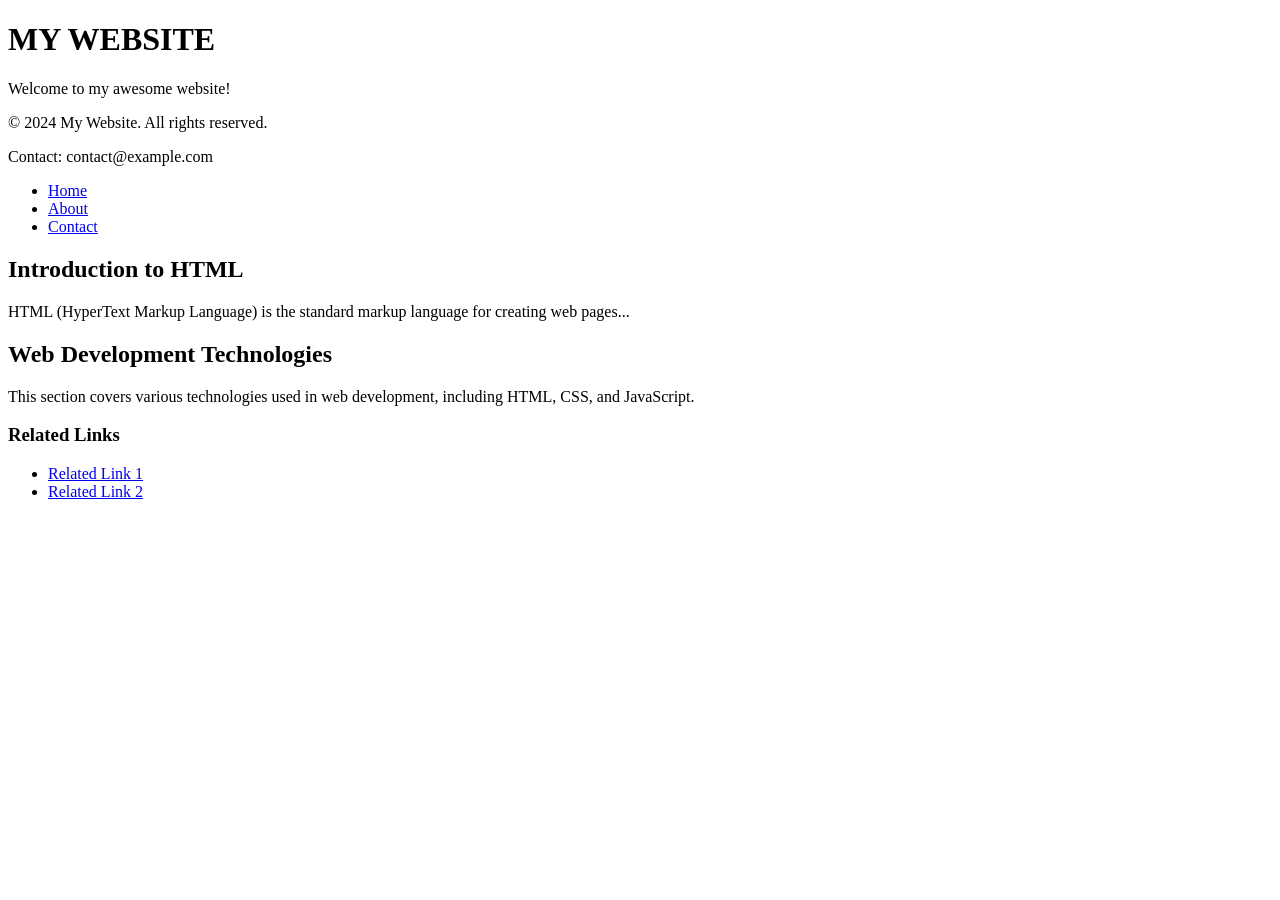
<file: symmetic tags/symmetictags.html>
<!DOCTYPE html>
<html lang="en">
<head>
    <meta charset="UTF-8">
    <meta name="viewport" content="width=device-width, initial-scale=1.0">
    <title>Document</title>
</head>
<body>
    
    <h1>MY WEBSITE</h1>
    <p1>Welcome to my awesome website!</p1>

    <footer>
  <p>&copy; 2024 My Website. All rights reserved.</p>
  <p>Contact: contact@example.com</p>
</footer>

    <nav>
  <ul>
    <li><a href="/">Home</a></li>
    <li><a href="/about">About</a></li>
    <li><a href="/contact">Contact</a></li>
  </ul>
</nav>
<article>
  <h2>Introduction to HTML</h2>
  <p>HTML (HyperText Markup Language) is the standard markup language for creating web pages...</p>
</article>

<section>
  <h2>Web Development Technologies</h2>
  <p>This section covers various technologies used in web development, including HTML, CSS, and JavaScript.</p>
</section>

<aside>
  <h3>Related Links</h3>
  <ul>
    <li><a href="/related-link-1">Related Link 1</a></li>
    <li><a href="/related-link-2">Related Link 2</a></li>
  </ul>
</aside>

</body>
</html>
</file>
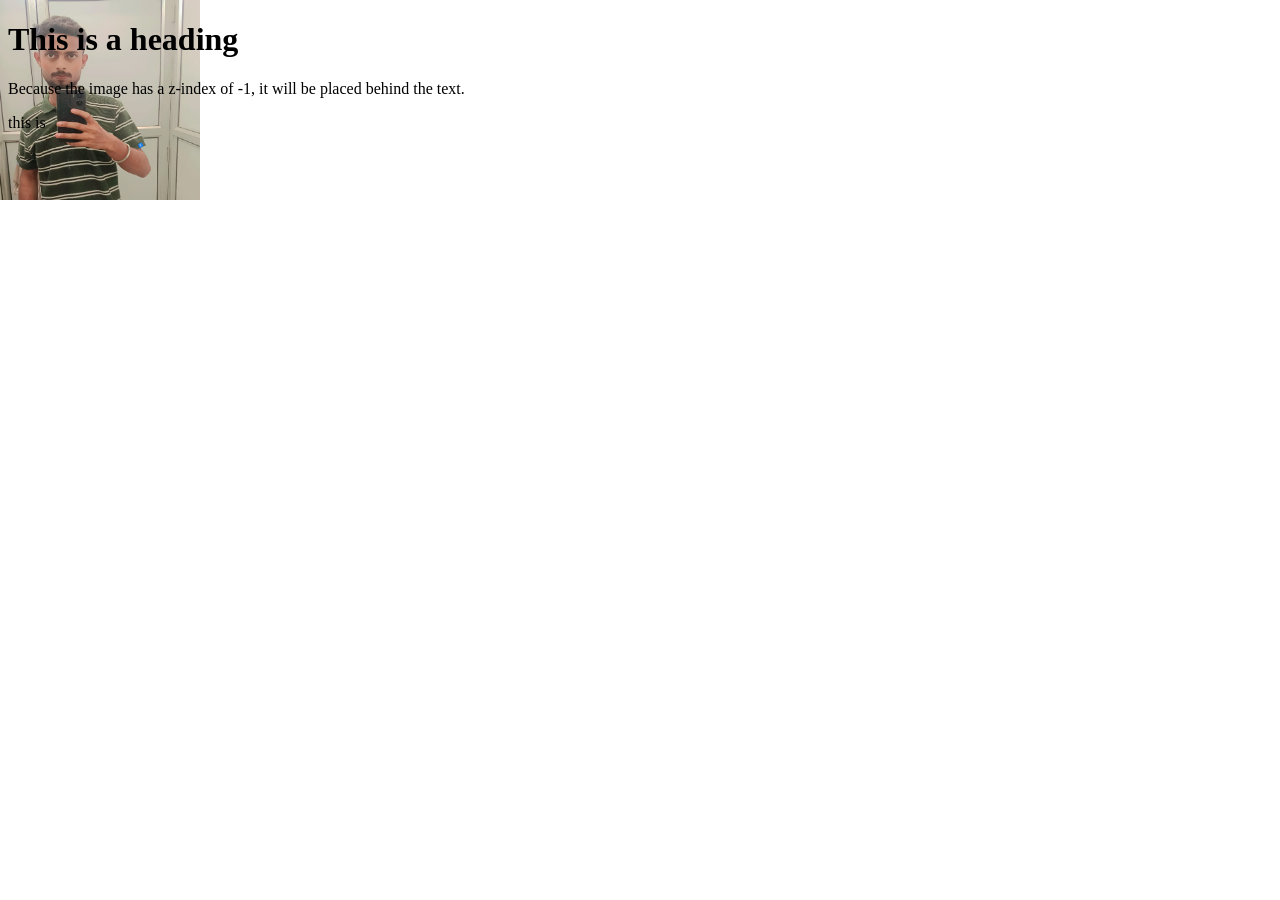
<file: zindex/zindez.html>
<!DOCTYPE html>
<html lang="en">
<head>
    <meta charset="UTF-8">
    <meta name="viewport" content="width=device-width, initial-scale=1.0">
    <title>Document</title>
</head>
<body>
    

    <!DOCTYPE html>
<html>
<head>
<style>
img {
  position: absolute;
  left: 0px;
  top: 0px;
  z-index: -1;
}
</style>
</head>
<body>

<h1>This is a heading</h1>
<img src="picture copy.jpeg" height="200px" width="200">
<p>Because the image has a z-index of -1, it will be placed behind the text.</p>
<p>this is <footer></footer></p>

</body>
</html>



</body>
</html>
</file>
<file: hw./background.css>
* {
    box-sizing: border-box;
}

body {
    margin: 0;
    min-height: 100vh;

    background-image: url("picture\ copy.jpeg");
    background-size: cover;
    background-repeat: no-repeat;
    background-position: center;

    background-color: #222;
    color: white;
    font-family: Arial, sans-serif;
}

.name {
    position: fixed;
    margin: 0;
    padding: 5px;
    font-size: 20px;
    color: white;
    text-shadow: 2px 2px 5px black;
}

.top-left {
    top: 10px;
    left: 10px;
}

.top-center {
    top: 10px;
    left: 50%;
    transform: translateX(-50%);
}

.top-right {
    top: 10px;
    right: 10px;
}

.center-left {
    top: 50%;
    left: 10px;
    transform: translateY(-50%);
}

.center {
    top: 50%;
    left: 50%;
    transform: translate(-50%, -50%);
    font-size: 50px;
}

.center-right {
    top: 50%;
    right: 10px;
    transform: translateY(-50%);
}

.bottom-left {
    bottom: 10px;
    left: 10px;
}

.bottom-center {
    bottom: 10px;
    left: 50%;
    transform: translateX(-50%);
}

.bottom-right {
    bottom: 10px;
    right: 10px;
}
</file>
